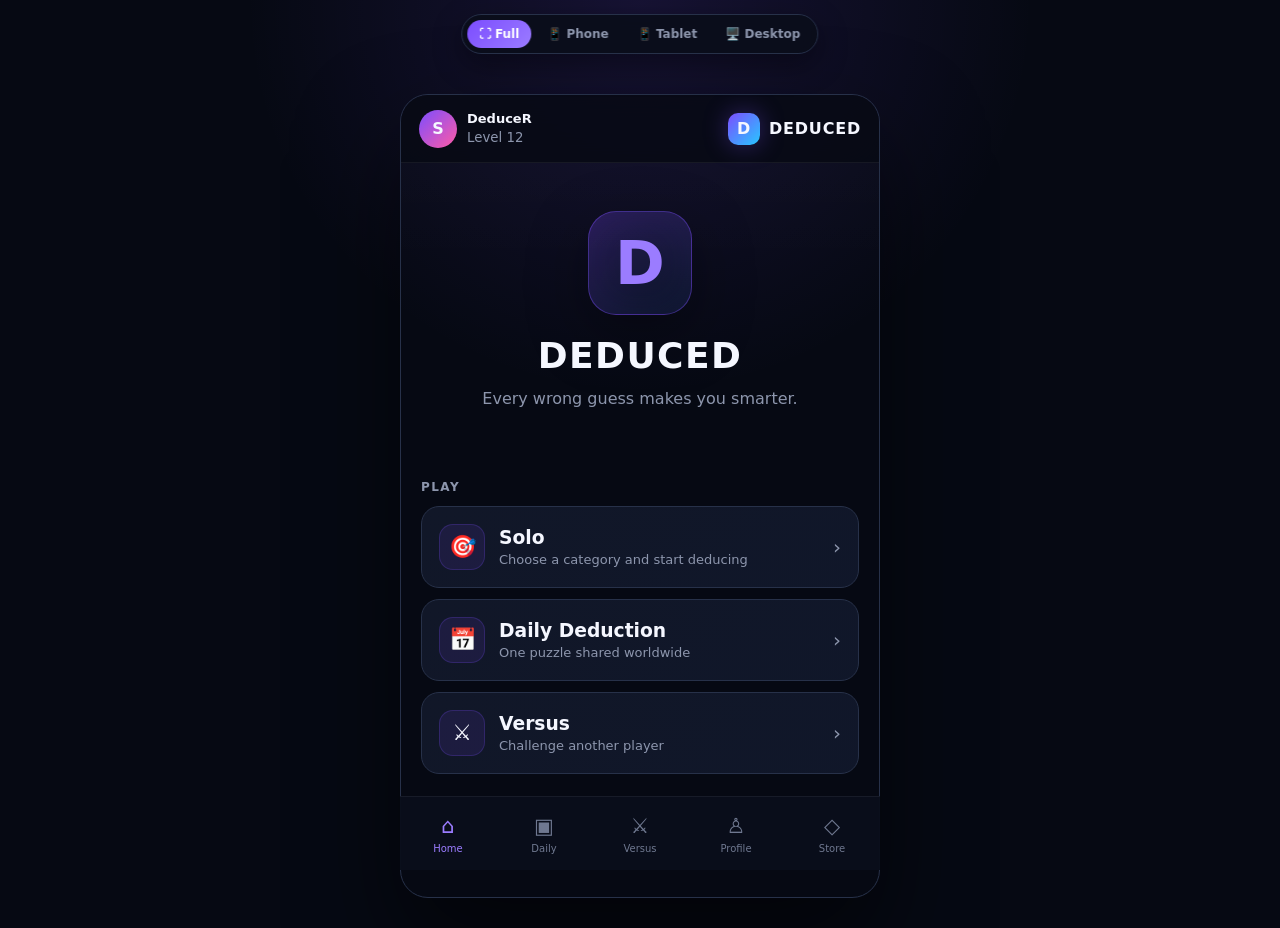
<file: apps/deduced-web/static/index.html>
<!DOCTYPE html>
<html lang="en">
<head>
<meta charset="UTF-8" />
<meta name="viewport" content="width=device-width, initial-scale=1.0" />
<title>DEDUCED</title>
<link rel="stylesheet" href="styles.css" />
</head>

<body>

<div class="device-switcher">
  <button class="device-btn active" data-device="full" onclick="setDevice('full', this)">⛶ Full</button>
  <button class="device-btn" data-device="phone" onclick="setDevice('phone', this)">📱 Phone</button>
  <button class="device-btn" data-device="tablet" onclick="setDevice('tablet', this)">📱 Tablet</button>
  <button class="device-btn" data-device="desktop" onclick="setDevice('desktop', this)">🖥️ Desktop</button>
</div>

<div class="device-stage" id="deviceStage">
<div class="device-scaler" id="deviceScaler">
<div class="device-frame" id="deviceFrame">
<div class="app">

  <!-- HOME -->
  <section id="home" class="screen active">

    <div class="topbar">

      <div class="user-mini">
        <div class="avatar">S</div>

        <div class="user-meta">
          <strong>DeduceR</strong>
          <small>Level 12</small>
        </div>
      </div>

      <div class="brand">
        <div class="brand-mark">D</div>
        DEDUCED
      </div>

    </div>

    <div class="hero">

      <div class="logo-big">D</div>

      <h1>DEDUCED</h1>

      <p>
        Every wrong guess makes you smarter.
      </p>

    </div>

    <div class="content">

      <div class="section-title">
        Play
      </div>

      <div class="mode-card" onclick="goToCategories()">

        <div class="mode-left">

          <div class="mode-icon">🎯</div>

          <div>
            <h3>Solo</h3>
            <p>Choose a category and start deducing</p>
          </div>

        </div>

        <div class="arrow">›</div>

      </div>

      <div class="mode-card" onclick="showScreen('daily')">

        <div class="mode-left">

          <div class="mode-icon">📅</div>

          <div>
            <h3>Daily Deduction</h3>
            <p>One puzzle shared worldwide</p>
          </div>

        </div>

        <div class="arrow">›</div>

      </div>

      <div class="mode-card" onclick="showScreen('versus')">

        <div class="mode-left">

          <div class="mode-icon">⚔️</div>

          <div>
            <h3>Versus</h3>
            <p>Challenge another player</p>
          </div>

        </div>

        <div class="arrow">›</div>

      </div>

    </div>

  </section>


  <!-- CATEGORIES -->
  <section id="categories" class="screen">

    <div class="topbar">

      <button class="icon-btn" onclick="showScreen('home')">←</button>

      <strong>Categories</strong>

      <div style="width:42px"></div>

    </div>

    <div class="content">

      <h2>What do you know?</h2>

      <p style="color:var(--muted)">
        Pick a category and test your deduction skills.
      </p>

      <div class="category-grid" id="categoryGrid">
        <!-- populated from /api/categories -->
      </div>

    </div>

  </section>


  <!-- GAME (streamlined single-screen loop) -->
  <section id="game" class="screen">

    <div class="topbar">

      <button class="icon-btn" onclick="exitGame()">←</button>

      <strong id="gameCategoryLabel">—</strong>

      <div id="gameHeartsLabel">❤️ 0</div>

    </div>

    <div class="game-shell">

      <div class="game-summary">
        <div class="game-summary-left">
          <div>
            <div class="round-label" id="gameRoundLabel">CARS</div>
            <strong style="font-size:16px">Make your guess</strong>
          </div>
        </div>
        <div id="attemptDots" class="attempts"></div>
      </div>

      <div class="image-wrap">
        <div id="wrongToast" class="feedback-toast">Not quite — clues added</div>
        <div id="imageCard" class="image-card">
          <div id="revealGrid" class="reveal-grid"></div>
        </div>
      </div>

      <div>
        <div class="reveal-inline">
          <div class="progress-track">
            <div id="revealFill" class="progress-fill" style="width:0%"></div>
          </div>
          <div id="revealCount" class="reveal-count">0/0</div>
        </div>

        <div id="knownPanel" class="known-panel">
          <div class="known-head">Known facts</div>
          <div id="knownChips" class="chips"></div>
        </div>
      </div>

      <div class="deduction-zone">
        <div class="deduction-head">
          <span>Your deductions</span>
          <small id="guessCounter">0 of 0 guesses</small>
        </div>
        <div id="guessHistory" class="guess-history">
          <div style="color:var(--muted);font-size:12px;padding:6px 2px">
            Your clues will build here after each guess.
          </div>
        </div>
      </div>

      <div class="guess-composer">
        <div id="autocomplete" class="autocomplete"></div>
        <div class="search-box">
          🔎
          <input id="guessInput" autocomplete="off" placeholder="Guess the answer..." />
          <button class="submit-mini" onclick="submitGuess()">Guess</button>
        </div>
        <div id="suggestions" class="suggestions"></div>
      </div>

    </div>

    <div id="resultOverlay" class="result-overlay">
      <div class="result-card">
        <div class="result-status" id="resultBadge">Solved</div>
        <h1 id="resultHeadline">DEDUCED!</h1>
        <p style="color:var(--muted);margin:0" id="resultSub">You figured it out.</p>

        <div class="answer-card">
          <div class="answer-logo" id="resultAnswerInitial">?</div>
          <h2 style="margin:0" id="resultAnswerName">—</h2>
        </div>

        <div class="stats-row">
          <div class="stat-box">
            <small>Attempts</small>
            <strong id="resultAttempts">0/0</strong>
          </div>

          <div class="stat-box">
            <small>Time</small>
            <strong id="resultTime">0:00</strong>
          </div>

          <div class="stat-box">
            <small>Score</small>
            <strong id="resultScore">0</strong>
          </div>
        </div>

        <button class="primary-btn" onclick="restartRound()">Next Round</button>
        <button class="secondary-btn" onclick="exitGame()">Change Category</button>
      </div>
    </div>

  </section>


  <!-- DAILY -->
  <section id="daily" class="screen">

    <div class="topbar">

      <button class="icon-btn" onclick="showScreen('home')">←</button>

      <strong>Daily Deduction</strong>

      <div>🔥 7</div>

    </div>

    <div class="content">

      <div class="daily-card">

        <div class="daily-icon">📅</div>

        <div class="section-title">August 12</div>

        <h1>Today's Deduction</h1>

        <p style="color:var(--muted);line-height:1.6">
          Everyone gets the same puzzle.
          Solve it in the fewest attempts.
        </p>

        <div class="streak">🔥 7 day streak</div>

        <button class="primary-btn" style="margin-top:25px" onclick="showScreen('home')">
          Play Today's Puzzle
        </button>

      </div>

      <div class="section-title">This Week</div>

      <div class="list-card">
        <span>Monday</span>
        <strong style="color:var(--green)">✓ 3/5</strong>
      </div>

      <div class="list-card">
        <span>Tuesday</span>
        <strong style="color:var(--green)">✓ 2/5</strong>
      </div>

      <div class="list-card">
        <span>Wednesday</span>
        <strong>Today</strong>
      </div>

    </div>

  </section>


  <!-- VERSUS -->
  <section id="versus" class="screen">

    <div class="topbar">

      <button class="icon-btn" onclick="showScreen('home')">←</button>

      <strong>Versus</strong>

      <div style="width:42px"></div>

    </div>

    <div class="content">

      <h2>Choose how to compete</h2>

      <p style="color:var(--muted)">
        Battle friends, bots or players online.
      </p>

      <div class="mode-card">
        <div class="mode-left">
          <div class="mode-icon">⚡</div>
          <div>
            <h3>Quick Match</h3>
            <p>Find an opponent</p>
          </div>
        </div>
        <div class="arrow">›</div>
      </div>

      <div class="mode-card">
        <div class="mode-left">
          <div class="mode-icon">🏆</div>
          <div>
            <h3>Ranked</h3>
            <p>Rating 1482 · Gold III</p>
          </div>
        </div>
        <div class="arrow">›</div>
      </div>

      <div class="mode-card">
        <div class="mode-left">
          <div class="mode-icon">🤖</div>
          <div>
            <h3>VS Computer</h3>
            <p>Available offline</p>
          </div>
        </div>
        <div class="arrow">›</div>
      </div>

    </div>

  </section>


  <!-- PROFILE -->
  <section id="profile" class="screen">

    <div class="topbar">

      <div style="width:42px"></div>

      <strong>Your Stats</strong>

      <button class="icon-btn">⚙</button>

    </div>

    <div class="content">

      <div class="profile-card">

        <div class="level-ring"><span>12</span></div>

        <div class="profile-info">

          <h3>DeduceR</h3>

          <small>Deduction Master</small>

          <div class="progress-track" style="margin-top:12px">
            <div class="progress-fill" style="width:58%"></div>
          </div>

        </div>

      </div>

      <div class="stats-row">

        <div class="stat-box">
          <small>Played</small>
          <strong>124</strong>
        </div>

        <div class="stat-box">
          <small>Won</small>
          <strong>98</strong>
        </div>

        <div class="stat-box">
          <small>Win rate</small>
          <strong>79%</strong>
        </div>

      </div>

      <div class="list-card">
        <span>🏅 Achievements</span>
        <span>12 / 30 ›</span>
      </div>

      <div class="list-card">
        <span>📊 Detailed Statistics</span>
        <span>›</span>
      </div>

    </div>

  </section>


  <!-- STORE -->
  <section id="store" class="screen">

    <div class="topbar">

      <div style="width:42px"></div>

      <strong>Store</strong>

      <div>💎 420</div>

    </div>

    <div class="content">

      <div class="store-banner">

        <div style="font-size:42px">✨</div>

        <h2>Deduced Premium</h2>

        <p style="color:#c2c8da;line-height:1.6">
          Remove ads, unlock additional
          offline content and customize
          your profile.
        </p>

        <button class="primary-btn">View Premium</button>

      </div>

      <div class="section-title">Themes</div>

      <div class="list-card">

        <div>

          <strong>Interface Palette</strong>

          <div class="theme-switcher">
            <button class="theme-dot purple" onclick="theme('purple')"></button>
            <button class="theme-dot blue" onclick="theme('blue')"></button>
            <button class="theme-dot green" onclick="theme('green')"></button>
            <button class="theme-dot orange" onclick="theme('orange')"></button>
            <button class="theme-dot gold" onclick="theme('gold')"></button>
            <button class="theme-dot teal" onclick="theme('teal')"></button>
          </div>

        </div>

      </div>

      <div class="section-title">Packs</div>

      <div class="mode-card">
        <div class="mode-left">
          <div class="mode-icon">🎮</div>
          <div>
            <h3>Gaming Pack</h3>
            <p>250 new puzzles</p>
          </div>
        </div>
        <strong>250 💎</strong>
      </div>

      <div class="mode-card">
        <div class="mode-left">
          <div class="mode-icon">⚽</div>
          <div>
            <h3>Football Pack</h3>
            <p>300 players and clubs</p>
          </div>
        </div>
        <strong>300 💎</strong>
      </div>

    </div>

  </section>


  <!-- NAVIGATION -->
  <nav class="bottom-nav" id="bottomNav">

    <button class="nav-btn active" onclick="nav('home',this)">
      <span>⌂</span>
      <span>Home</span>
    </button>

    <button class="nav-btn" onclick="nav('daily',this)">
      <span>▣</span>
      <span>Daily</span>
    </button>

    <button class="nav-btn" onclick="nav('versus',this)">
      <span>⚔</span>
      <span>Versus</span>
    </button>

    <button class="nav-btn" onclick="nav('profile',this)">
      <span>♙</span>
      <span>Profile</span>
    </button>

    <button class="nav-btn" onclick="nav('store',this)">
      <span>◇</span>
      <span>Store</span>
    </button>

  </nav>

</div>
</div>
</div>
</div>

<script src="app.js"></script>
</body>
</html>
</file>
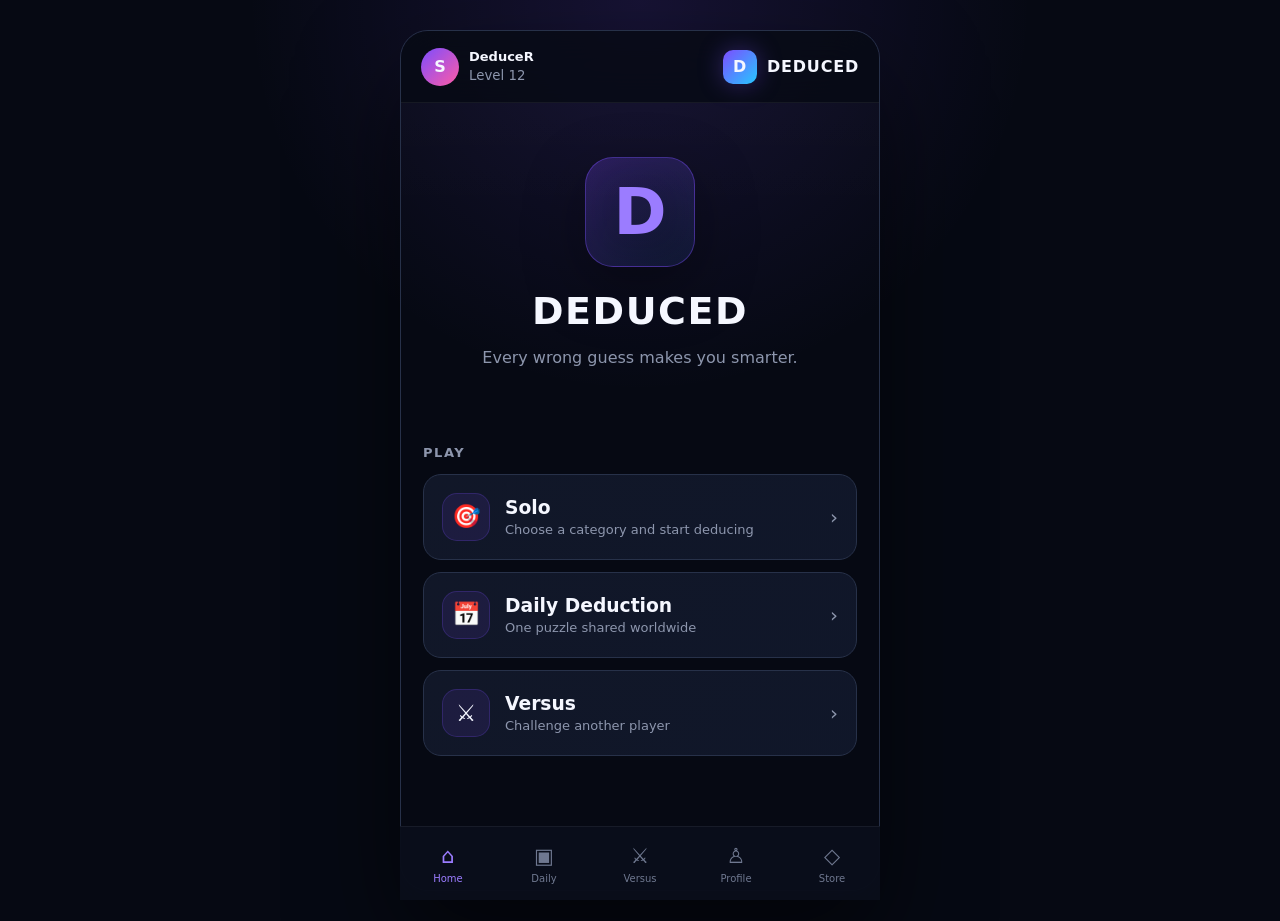
<file: examples/v1-deduced.html>
<!DOCTYPE html>
<html lang="en">
<head>
<meta charset="UTF-8" />
<meta name="viewport" content="width=device-width, initial-scale=1.0" />
<title>DEDUCED UI Prototype</title>

<style>
:root {
  --bg: #060913;
  --bg-soft: #0d1120;
  --panel: #111728;
  --panel-2: #161d31;
  --panel-3: #1c243a;

  --border: #273149;
  --border-light: #35415e;

  --text: #f5f7ff;
  --muted: #8d96ad;

  --primary: #7c4dff;
  --primary-light: #9b7cff;
  --primary-dark: #5128cf;

  --cyan: #27c7ff;
  --green: #39d98a;
  --red: #ff5864;
  --yellow: #ffbf47;
  --orange: #ff8c42;

  --radius: 18px;
  --radius-small: 12px;

  --shadow:
    0 18px 50px rgba(0, 0, 0, 0.35);
}

* {
  box-sizing: border-box;
}

body {
  margin: 0;
  background:
    radial-gradient(circle at 50% 0%, rgba(124,77,255,.14), transparent 35%),
    var(--bg);
  color: var(--text);
  font-family:
    Inter,
    ui-sans-serif,
    system-ui,
    -apple-system,
    BlinkMacSystemFont,
    "Segoe UI",
    sans-serif;
  min-height: 100vh;
}

button,
input {
  font: inherit;
}

button {
  cursor: pointer;
}

.app {
  width: min(100%, 480px);
  min-height: 100vh;
  margin: auto;
  position: relative;
  background:
    linear-gradient(
      180deg,
      rgba(255,255,255,.015),
      transparent 22%
    );
}

.screen {
  display: none;
  min-height: 100vh;
  padding-bottom: 100px;
}

.screen.active {
  display: block;
}

.content {
  padding: 22px;
}

.topbar {
  height: 72px;
  border-bottom: 1px solid rgba(255,255,255,.06);
  padding: 0 20px;
  display: flex;
  align-items: center;
  justify-content: space-between;

  background: rgba(7,10,20,.82);
  backdrop-filter: blur(20px);

  position: sticky;
  top: 0;
  z-index: 50;
}

.brand {
  display: flex;
  align-items: center;
  gap: 10px;
  font-weight: 800;
  letter-spacing: .05em;
}

.brand-mark {
  width: 34px;
  height: 34px;
  border-radius: 10px;
  display: grid;
  place-items: center;

  background:
    linear-gradient(135deg, var(--primary), var(--cyan));

  box-shadow:
    0 0 25px rgba(124,77,255,.35);

  font-weight: 900;
}

.icon-btn {
  border: 1px solid var(--border);
  color: var(--text);
  background: var(--panel);
  width: 42px;
  height: 42px;
  border-radius: 13px;
}

.user-mini {
  display: flex;
  align-items: center;
  gap: 10px;
}

.avatar {
  width: 38px;
  height: 38px;
  border-radius: 50%;
  display: grid;
  place-items: center;

  background:
    linear-gradient(135deg, #7c4dff, #ff5ba6);

  font-weight: 800;
}

.user-meta {
  line-height: 1.2;
}

.user-meta strong {
  display: block;
  font-size: 13px;
}

.user-meta small {
  color: var(--muted);
}

.hero {
  padding: 44px 22px 26px;
  text-align: center;
}

.logo-big {
  width: 110px;
  height: 110px;
  border-radius: 28px;
  margin: 10px auto 22px;

  display: grid;
  place-items: center;

  font-size: 64px;
  font-weight: 900;

  background:
    linear-gradient(
      145deg,
      rgba(124,77,255,.22),
      rgba(39,199,255,.06)
    );

  border: 1px solid rgba(124,77,255,.42);

  color: var(--primary-light);

  box-shadow:
    inset 0 0 40px rgba(124,77,255,.07),
    0 20px 60px rgba(0,0,0,.35);
}

.hero h1 {
  margin: 0;
  font-size: 38px;
  letter-spacing: .04em;
}

.hero p {
  margin: 12px auto 0;
  color: var(--muted);
  max-width: 340px;
  line-height: 1.6;
}

.section-title {
  margin: 26px 0 14px;
  font-size: 13px;
  color: var(--muted);
  text-transform: uppercase;
  letter-spacing: .12em;
  font-weight: 800;
}

.mode-card {
  padding: 18px;
  margin-bottom: 12px;

  background:
    linear-gradient(
      145deg,
      var(--panel),
      rgba(20,28,50,.72)
    );

  border: 1px solid var(--border);
  border-radius: var(--radius);

  display: flex;
  align-items: center;
  justify-content: space-between;

  transition: .2s ease;
}

.mode-card:hover {
  transform: translateY(-2px);
  border-color: rgba(124,77,255,.65);
}

.mode-left {
  display: flex;
  align-items: center;
  gap: 15px;
}

.mode-icon {
  width: 48px;
  height: 48px;
  border-radius: 15px;

  display: grid;
  place-items: center;

  font-size: 23px;

  background:
    rgba(124,77,255,.11);

  border:
    1px solid rgba(124,77,255,.22);
}

.mode-card h3 {
  margin: 0 0 4px;
}

.mode-card p {
  margin: 0;
  color: var(--muted);
  font-size: 13px;
}

.arrow {
  color: var(--muted);
  font-size: 20px;
}

.category-grid {
  display: grid;
  grid-template-columns: repeat(2, 1fr);
  gap: 12px;
}

.category-card {
  min-height: 145px;
  padding: 18px;

  background:
    linear-gradient(
      145deg,
      var(--panel),
      rgba(17,24,42,.8)
    );

  border: 1px solid var(--border);
  border-radius: var(--radius);

  position: relative;
  overflow: hidden;

  transition: .2s ease;
}

.category-card:hover {
  transform: translateY(-3px);
  border-color: rgba(124,77,255,.7);
}

.category-card .icon {
  font-size: 34px;
  margin-bottom: 22px;
}

.category-card h3 {
  margin: 0 0 4px;
}

.category-card small {
  color: var(--muted);
}

.category-card .progress-mini {
  height: 5px;
  background: #242c42;
  border-radius: 99px;
  margin-top: 13px;
  overflow: hidden;
}

.category-card .progress-mini span {
  display: block;
  height: 100%;
  width: 62%;
  border-radius: inherit;
  background:
    linear-gradient(
      90deg,
      var(--primary),
      var(--primary-light)
    );
}

.game-head {
  display: flex;
  justify-content: space-between;
  align-items: flex-start;
  margin-bottom: 18px;
}

.game-head h2 {
  margin: 0;
  font-size: 25px;
}

.game-meta {
  color: var(--muted);
  font-size: 13px;
}

.attempts {
  display: flex;
  gap: 8px;
  align-items: center;
}

.attempt-dot {
  width: 11px;
  height: 11px;
  border-radius: 50%;
  border: 2px solid #596178;
}

.attempt-dot.used {
  border-color: var(--primary-light);
  background: var(--primary);
  box-shadow:
    0 0 12px rgba(124,77,255,.7);
}

.image-card {
  height: 270px;
  border-radius: 22px;
  border: 1px solid var(--border);
  background:
    linear-gradient(
      135deg,
      #151029,
      #11182b
    );

  overflow: hidden;
  position: relative;

  display: grid;
  place-items: center;

  box-shadow: var(--shadow);
}

.reveal-grid {
  width: 100%;
  height: 100%;

  display: grid;
  grid-template-columns: repeat(6, 1fr);
  grid-template-rows: repeat(5, 1fr);
}

.reveal-grid div {
  background: rgba(124,77,255,.72);
  border: 1px solid rgba(0,0,0,.1);
}

.reveal-grid div:nth-child(3n) {
  opacity: .3;
}

.reveal-grid div:nth-child(4n) {
  opacity: .08;
}

.fake-logo {
  position: absolute;

  width: 125px;
  height: 95px;
  border: 10px solid white;
  border-radius: 22px;

  display: grid;
  place-items: center;

  font-weight: 900;
  font-size: 22px;

  color: white;
  background: rgba(0,0,0,.58);

  box-shadow: 0 0 40px rgba(0,0,0,.65);
}

.progress-block {
  margin: 14px 0 20px;
  padding: 14px 16px;

  background: var(--panel);
  border: 1px solid var(--border);
  border-radius: 14px;
}

.progress-label {
  display: flex;
  justify-content: space-between;
  margin-bottom: 10px;
  font-size: 12px;
}

.progress-track {
  height: 7px;
  border-radius: 99px;
  background: #252d43;
  overflow: hidden;
}

.progress-fill {
  height: 100%;
  width: 20%;
  border-radius: inherit;
  background:
    linear-gradient(
      90deg,
      var(--primary),
      var(--primary-light)
    );
}

.guess-card {
  background: var(--panel);
  border: 1px solid var(--border);
  border-radius: var(--radius);
  padding: 18px;
}

.guess-card h3 {
  margin: 0 0 13px;
  font-size: 15px;
}

.search-box {
  display: flex;
  align-items: center;
  gap: 10px;

  background: #0c1120;

  border: 1px solid var(--border);

  border-radius: 12px;

  padding: 13px 14px;
}

.search-box input {
  border: 0;
  outline: none;
  background: transparent;
  color: var(--text);
  flex: 1;
}

.search-box input::placeholder {
  color: #596178;
}

.quick-guesses {
  display: flex;
  flex-wrap: wrap;
  gap: 8px;
  margin-top: 14px;
}

.pill {
  border: 1px solid var(--border-light);
  background: var(--panel-2);
  color: #c6cadd;

  border-radius: 999px;

  padding: 8px 12px;

  font-size: 12px;
}

.pill:hover {
  border-color: var(--primary);
  color: white;
}

.primary-btn {
  width: 100%;
  border: 0;

  color: white;
  font-weight: 750;

  border-radius: 15px;

  padding: 16px;

  background:
    linear-gradient(
      135deg,
      var(--primary),
      var(--primary-light)
    );

  box-shadow:
    0 12px 30px rgba(124,77,255,.22);
}

.secondary-btn {
  width: 100%;
  margin-top: 10px;

  border: 1px solid var(--border-light);

  color: white;
  font-weight: 650;

  border-radius: 15px;

  padding: 15px;

  background: var(--panel);
}

.feedback-banner {
  text-align: center;
  margin: 8px 0 20px;
}

.feedback-status {
  display: inline-flex;
  align-items: center;

  border-radius: 999px;

  padding: 8px 14px;

  text-transform: uppercase;

  font-size: 12px;
  font-weight: 800;
  letter-spacing: .08em;
}

.feedback-status.bad {
  color: #ff7982;
  background: rgba(255,88,100,.1);
  border: 1px solid rgba(255,88,100,.22);
}

.feedback-status.good {
  color: #5ce5a3;
  background: rgba(57,217,138,.1);
  border: 1px solid rgba(57,217,138,.24);
}

.feedback-banner h2 {
  margin: 14px 0 4px;
}

.feedback-banner p {
  margin: 0;
  color: var(--muted);
}

.clue-card {
  padding: 16px;

  border-radius: 18px;
  border: 1px solid var(--border);

  background: var(--panel);
}

.clue-table-head,
.clue-row {
  display: grid;
  grid-template-columns:
    1.2fr
    .8fr
    .8fr
    40px;

  gap: 10px;
  align-items: center;
}

.clue-table-head {
  color: #69738d;
  font-size: 9px;
  font-weight: 800;
  text-transform: uppercase;
  padding: 0 10px 8px;
}

.clue-row {
  padding: 14px 10px;
  margin-top: 7px;

  background: var(--panel-2);

  border: 1px solid rgba(255,255,255,.03);

  border-radius: 12px;

  font-size: 12px;
}

.result-icon {
  width: 30px;
  height: 30px;

  display: grid;
  place-items: center;

  border-radius: 50%;

  font-weight: 900;
}

.result-icon.good {
  color: var(--green);
  background: rgba(57,217,138,.08);
}

.result-icon.bad {
  color: var(--red);
  background: rgba(255,88,100,.08);
}

.result-icon.higher {
  color: var(--yellow);
  background: rgba(255,191,71,.08);
}

.victory {
  text-align: center;
  padding-top: 28px;
}

.victory h1 {
  font-size: 40px;
  color: var(--green);
  margin: 10px 0 6px;
}

.answer-card {
  width: 190px;
  margin: 26px auto;

  padding: 24px;

  border-radius: 22px;

  border: 1px solid var(--border);

  background:
    linear-gradient(
      145deg,
      var(--panel),
      rgba(22,29,49,.8)
    );

  box-shadow: var(--shadow);
}

.answer-logo {
  width: 95px;
  height: 70px;
  border-radius: 18px;

  background: white;
  color: #111;

  display: grid;
  place-items: center;

  margin: auto auto 14px;

  font-weight: 900;
}

.stats-row {
  display: grid;
  grid-template-columns: repeat(3, 1fr);

  gap: 10px;
  margin: 18px 0;
}

.stat-box {
  padding: 16px 8px;

  background: var(--panel);
  border: 1px solid var(--border);
  border-radius: 14px;

  text-align: center;
}

.stat-box small {
  display: block;
  color: var(--muted);

  text-transform: uppercase;
  font-size: 9px;
}

.stat-box strong {
  display: block;
  margin-top: 7px;
  font-size: 20px;
}

.xp-card {
  text-align: left;

  background: var(--panel);
  border: 1px solid var(--border);

  border-radius: 16px;

  padding: 16px;
  margin: 16px 0;
}

.profile-card {
  padding: 20px;

  display: flex;
  align-items: center;

  gap: 16px;

  background: var(--panel);
  border: 1px solid var(--border);

  border-radius: 18px;
}

.level-ring {
  width: 68px;
  height: 68px;

  border-radius: 50%;

  display: grid;
  place-items: center;

  font-size: 22px;
  font-weight: 900;

  background:
    conic-gradient(
      var(--primary) 0 75%,
      #252d43 75%
    );

  position: relative;
}

.level-ring::after {
  content: "";
  position: absolute;
  inset: 7px;
  border-radius: inherit;
  background: var(--panel);
}

.level-ring span {
  position: relative;
  z-index: 1;
}

.profile-info {
  flex: 1;
}

.profile-info h3 {
  margin: 0 0 5px;
}

.profile-info small {
  color: var(--muted);
}

.list-card {
  margin-top: 12px;

  padding: 17px;

  background: var(--panel);
  border: 1px solid var(--border);

  border-radius: 16px;

  display: flex;
  justify-content: space-between;
  align-items: center;
}

.bottom-nav {
  width: min(100%,480px);

  height: 74px;

  position: fixed;
  bottom: 0;
  left: 50%;
  transform: translateX(-50%);

  z-index: 100;

  background: rgba(10,14,27,.94);
  backdrop-filter: blur(22px);

  border-top: 1px solid rgba(255,255,255,.06);

  display: grid;
  grid-template-columns: repeat(5, 1fr);
}

.nav-btn {
  border: 0;
  background: transparent;

  color: #6f7890;

  font-size: 10px;

  display: flex;
  flex-direction: column;

  gap: 5px;

  align-items: center;
  justify-content: center;
}

.nav-btn span:first-child {
  font-size: 21px;
}

.nav-btn.active {
  color: var(--primary-light);
}

.daily-card {
  border-radius: 22px;
  border: 1px solid rgba(124,77,255,.4);

  background:
    radial-gradient(
      circle at 50% 0%,
      rgba(124,77,255,.28),
      transparent 60%
    ),
    var(--panel);

  padding: 30px 22px;
  text-align: center;
}

.daily-icon {
  font-size: 52px;
}

.streak {
  display: inline-block;

  margin-top: 12px;

  border-radius: 99px;

  padding: 7px 12px;

  font-size: 12px;

  color: var(--yellow);

  background: rgba(255,191,71,.08);
}

.versus-player {
  display: flex;
  gap: 13px;
  align-items: center;

  padding: 16px;

  margin-bottom: 10px;

  border-radius: 16px;
  border: 1px solid var(--border);

  background: var(--panel);
}

.vs-badge {
  text-align: center;
  margin: 20px 0;

  font-size: 25px;
  font-weight: 900;

  color: var(--primary-light);
}

.store-banner {
  padding: 28px;

  border-radius: 22px;

  background:
    linear-gradient(
      135deg,
      rgba(124,77,255,.28),
      rgba(39,199,255,.12)
    );

  border: 1px solid rgba(124,77,255,.4);
}

.store-banner h2 {
  margin-top: 0;
}

.theme-switcher {
  display: flex;
  gap: 7px;

  flex-wrap: wrap;

  margin-top: 15px;
}

.theme-dot {
  width: 32px;
  height: 32px;

  border: 3px solid rgba(255,255,255,.16);

  border-radius: 50%;
}

.theme-dot.purple {
  background: #7c4dff;
}

.theme-dot.blue {
  background: #0287f2;
}

.theme-dot.green {
  background: #25b868;
}

.theme-dot.orange {
  background: #ff8a19;
}

.theme-dot.gold {
  background: #dca833;
}

.theme-dot.teal {
  background: #0ca6aa;
}

@media (min-width: 700px) {
  body {
    padding: 30px 0;
  }

  .app {
    min-height: calc(100vh - 60px);
    border-radius: 28px;
    overflow: hidden;
    border: 1px solid var(--border);
    box-shadow: 0 50px 100px rgba(0,0,0,.55);
  }

  .screen {
    min-height: calc(100vh - 60px);
  }
}
</style>
</head>

<body>

<div class="app">

  <!-- HOME -->
  <section id="home" class="screen active">

    <div class="topbar">

      <div class="user-mini">
        <div class="avatar">S</div>

        <div class="user-meta">
          <strong>DeduceR</strong>
          <small>Level 12</small>
        </div>
      </div>

      <div class="brand">
        <div class="brand-mark">D</div>
        DEDUCED
      </div>

    </div>

    <div class="hero">

      <div class="logo-big">D</div>

      <h1>DEDUCED</h1>

      <p>
        Every wrong guess makes you smarter.
      </p>

    </div>

    <div class="content">

      <div class="section-title">
        Play
      </div>

      <div class="mode-card"
           onclick="showScreen('categories')">

        <div class="mode-left">

          <div class="mode-icon">🎯</div>

          <div>
            <h3>Solo</h3>
            <p>Choose a category and start deducing</p>
          </div>

        </div>

        <div class="arrow">›</div>

      </div>

      <div class="mode-card"
           onclick="showScreen('daily')">

        <div class="mode-left">

          <div class="mode-icon">📅</div>

          <div>
            <h3>Daily Deduction</h3>
            <p>One puzzle shared worldwide</p>
          </div>

        </div>

        <div class="arrow">›</div>

      </div>

      <div class="mode-card"
           onclick="showScreen('versus')">

        <div class="mode-left">

          <div class="mode-icon">⚔️</div>

          <div>
            <h3>Versus</h3>
            <p>Challenge another player</p>
          </div>

        </div>

        <div class="arrow">›</div>

      </div>

    </div>

  </section>


  <!-- CATEGORIES -->
  <section id="categories" class="screen">

    <div class="topbar">

      <button class="icon-btn"
              onclick="showScreen('home')">
        ←
      </button>

      <strong>Categories</strong>

      <div style="width:42px"></div>

    </div>

    <div class="content">

      <h2>What do you know?</h2>

      <p style="color:var(--muted)">
        Pick a category and test your deduction skills.
      </p>

      <div class="category-grid">

        <div class="category-card"
             onclick="startGame('Cars')">

          <div class="icon">🚗</div>

          <h3>Cars</h3>
          <small>32 / 50 discovered</small>

          <div class="progress-mini">
            <span></span>
          </div>

        </div>

        <div class="category-card"
             onclick="startGame('Companies')">

          <div class="icon">🏢</div>

          <h3>Companies</h3>
          <small>28 / 50 discovered</small>

          <div class="progress-mini">
            <span style="width:56%"></span>
          </div>

        </div>

        <div class="category-card">

          <div class="icon">🌎</div>

          <h3>Countries</h3>
          <small>30 / 50 discovered</small>

          <div class="progress-mini">
            <span style="width:60%"></span>
          </div>

        </div>

        <div class="category-card">

          <div class="icon">🎬</div>

          <h3>Movies</h3>
          <small>24 / 50 discovered</small>

          <div class="progress-mini">
            <span style="width:48%"></span>
          </div>

        </div>

        <div class="category-card">

          <div class="icon">⚽</div>

          <h3>Football</h3>
          <small>26 / 50 discovered</small>

          <div class="progress-mini">
            <span style="width:52%"></span>
          </div>

        </div>

        <div class="category-card">

          <div class="icon">🎮</div>

          <h3>Games</h3>
          <small>22 / 50 discovered</small>

          <div class="progress-mini">
            <span style="width:44%"></span>
          </div>

        </div>

      </div>

    </div>

  </section>


  <!-- GAME -->
  <section id="game" class="screen">

    <div class="topbar">

      <button class="icon-btn"
              onclick="showScreen('categories')">
        ←
      </button>

      <strong id="gameCategory">
        🚗 Cars
      </strong>

      <div>❤️ 3</div>

    </div>

    <div class="content">

      <div class="game-head">

        <div>

          <div class="game-meta">
            ROUND 1 / 5
          </div>

          <h2>
            Deduce the brand
          </h2>

        </div>

        <div class="attempts">

          <div class="attempt-dot used"></div>
          <div class="attempt-dot"></div>
          <div class="attempt-dot"></div>
          <div class="attempt-dot"></div>
          <div class="attempt-dot"></div>

        </div>

      </div>

      <div class="image-card">

        <div class="reveal-grid">

          <div></div><div></div><div></div>
          <div></div><div></div><div></div>

          <div></div><div></div><div></div>
          <div></div><div></div><div></div>

          <div></div><div></div><div></div>
          <div></div><div></div><div></div>

          <div></div><div></div><div></div>
          <div></div><div></div><div></div>

          <div></div><div></div><div></div>
          <div></div><div></div><div></div>

        </div>

        <div class="fake-logo">
          H
        </div>

      </div>

      <div class="progress-block">

        <div class="progress-label">

          <span>REVEAL PROGRESS</span>

          <strong style="color:var(--primary-light)">
            1 / 5
          </strong>

        </div>

        <div class="progress-track">

          <div class="progress-fill"></div>

        </div>

      </div>

      <div class="guess-card">

        <h3>Make a guess</h3>

        <div class="search-box">

          🔎

          <input
            id="guessInput"
            placeholder="Search for a car brand..."
          >

        </div>

        <div class="section-title"
             style="margin-top:15px">
          Popular guesses
        </div>

        <div class="quick-guesses">

          <button class="pill"
                  onclick="setGuess('Toyota')">
            Toyota
          </button>

          <button class="pill"
                  onclick="setGuess('BMW')">
            BMW
          </button>

          <button class="pill"
                  onclick="setGuess('Ford')">
            Ford
          </button>

          <button class="pill"
                  onclick="setGuess('Honda')">
            Honda
          </button>

          <button class="pill"
                  onclick="setGuess('Tesla')">
            Tesla
          </button>

          <button class="pill"
                  onclick="setGuess('Volvo')">
            Volvo
          </button>

        </div>

        <button
          class="primary-btn"
          style="margin-top:18px"
          onclick="submitGuess()">

          Submit Guess

        </button>

      </div>

    </div>

  </section>


  <!-- WRONG GUESS -->
  <section id="feedback" class="screen">

    <div class="topbar">

      <button class="icon-btn"
              onclick="showScreen('game')">
        ←
      </button>

      <strong>🚗 Cars</strong>

      <div>❤️ 3</div>

    </div>

    <div class="content">

      <div class="feedback-banner">

        <div class="feedback-status bad">
          Incorrect
        </div>

        <h2>
          Good deduction.
        </h2>

        <p>
          You guessed:
          <strong id="guessedName">
            Volvo
          </strong>
        </p>

      </div>

      <div class="section-title">
        Clues
      </div>

      <div class="clue-card">

        <div class="clue-table-head">

          <div>Attribute</div>
          <div>Your guess</div>
          <div>Answer</div>
          <div>Result</div>

        </div>

        <div class="clue-row">

          <strong>Country</strong>
          <span>Sweden</span>
          <span>Japan</span>

          <div class="result-icon bad">
            ×
          </div>

        </div>

        <div class="clue-row">

          <strong>Founded</strong>
          <span>1927</span>
          <span>1948</span>

          <div class="result-icon higher">
            ↑
          </div>

        </div>

        <div class="clue-row">

          <strong>Name Length</strong>
          <span>5</span>
          <span>5</span>

          <div class="result-icon good">
            =
          </div>

        </div>

        <div class="clue-row">

          <strong>Industry</strong>
          <span>Auto</span>
          <span>Auto</span>

          <div class="result-icon good">
            =
          </div>

        </div>

        <div class="clue-row">

          <strong>Color</strong>
          <span>Blue</span>
          <span>Red</span>

          <div class="result-icon bad">
            ×
          </div>

        </div>

      </div>

      <div class="progress-block"
           style="margin-top:18px">

        <div class="progress-label">

          <span>REVEAL PROGRESS</span>

          <strong style="color:var(--primary-light)">
            2 / 5
          </strong>

        </div>

        <div class="progress-track">

          <div
            class="progress-fill"
            style="width:40%">
          </div>

        </div>

      </div>

      <button class="primary-btn"
              onclick="showScreen('game')">

        Next Guess

      </button>

      <button class="secondary-btn"
              onclick="showScreen('victory')">

        Demo Victory Screen

      </button>

    </div>

  </section>


  <!-- VICTORY -->
  <section id="victory" class="screen">

    <div class="topbar">

      <button class="icon-btn"
              onclick="showScreen('home')">
        ×
      </button>

      <strong>Round Complete</strong>

      <div style="width:42px"></div>

    </div>

    <div class="content victory">

      <div class="feedback-status good">
        Solved
      </div>

      <h1>
        DEDUCED!
      </h1>

      <p style="color:var(--muted)">
        You figured it out.
      </p>

      <div class="answer-card">

        <div class="answer-logo">
          H
        </div>

        <h2 style="margin:0">
          Honda
        </h2>

      </div>

      <div class="stats-row">

        <div class="stat-box">

          <small>Attempts</small>

          <strong>
            3/5
          </strong>

        </div>

        <div class="stat-box">

          <small>Time</small>

          <strong>
            1:24
          </strong>

        </div>

        <div class="stat-box">

          <small>Score</small>

          <strong>
            750
          </strong>

        </div>

      </div>

      <div class="xp-card">

        <div style="
          display:flex;
          justify-content:space-between;
        ">

          <strong>XP Earned</strong>

          <strong style="color:var(--green)">
            +75 XP
          </strong>

        </div>

        <div class="progress-track"
             style="margin-top:13px">

          <div
            class="progress-fill"
            style="width:58%">
          </div>

        </div>

        <small
          style="
            color:var(--muted);
            display:block;
            margin-top:8px
          ">

          Level 12 · 860 / 1500 XP

        </small>

      </div>

      <button class="primary-btn"
              onclick="showScreen('game')">

        Next Round

      </button>

      <button class="secondary-btn"
              onclick="showScreen('categories')">

        Change Category

      </button>

    </div>

  </section>


  <!-- DAILY -->
  <section id="daily" class="screen">

    <div class="topbar">

      <button class="icon-btn"
              onclick="showScreen('home')">
        ←
      </button>

      <strong>Daily Deduction</strong>

      <div>🔥 7</div>

    </div>

    <div class="content">

      <div class="daily-card">

        <div class="daily-icon">
          📅
        </div>

        <div class="section-title">
          August 12
        </div>

        <h1>
          Today's Deduction
        </h1>

        <p style="
          color:var(--muted);
          line-height:1.6
        ">

          Everyone gets the same puzzle.
          Solve it in the fewest attempts.

        </p>

        <div class="streak">
          🔥 7 day streak
        </div>

        <button
          class="primary-btn"
          style="margin-top:25px"
          onclick="startGame('Companies')">

          Play Today's Puzzle

        </button>

      </div>

      <div class="section-title">
        This Week
      </div>

      <div class="list-card">
        <span>Monday</span>
        <strong style="color:var(--green)">
          ✓ 3/5
        </strong>
      </div>

      <div class="list-card">
        <span>Tuesday</span>
        <strong style="color:var(--green)">
          ✓ 2/5
        </strong>
      </div>

      <div class="list-card">
        <span>Wednesday</span>
        <strong>
          Today
        </strong>
      </div>

    </div>

  </section>


  <!-- VERSUS -->
  <section id="versus" class="screen">

    <div class="topbar">

      <button class="icon-btn"
              onclick="showScreen('home')">
        ←
      </button>

      <strong>Versus</strong>

      <div style="width:42px"></div>

    </div>

    <div class="content">

      <h2>
        Choose how to compete
      </h2>

      <p style="color:var(--muted)">
        Battle friends, bots or players online.
      </p>

      <div class="mode-card">

        <div class="mode-left">

          <div class="mode-icon">
            ⚡
          </div>

          <div>
            <h3>Quick Match</h3>
            <p>Find an opponent</p>
          </div>

        </div>

        <div class="arrow">
          ›
        </div>

      </div>

      <div class="mode-card">

        <div class="mode-left">

          <div class="mode-icon">
            🏆
          </div>

          <div>
            <h3>Ranked</h3>
            <p>Rating 1482 · Gold III</p>
          </div>

        </div>

        <div class="arrow">
          ›
        </div>

      </div>

      <div class="mode-card">

        <div class="mode-left">

          <div class="mode-icon">
            👥
          </div>

          <div>
            <h3>Private Room</h3>
            <p>Create or join a room code</p>
          </div>

        </div>

        <div class="arrow">
          ›
        </div>

      </div>

      <div class="mode-card">

        <div class="mode-left">

          <div class="mode-icon">
            🤖
          </div>

          <div>
            <h3>VS Computer</h3>
            <p>Available offline</p>
          </div>

        </div>

        <div class="arrow">
          ›
        </div>

      </div>

      <div class="section-title">
        Example matchup
      </div>

      <div class="versus-player">

        <div class="avatar">
          S
        </div>

        <div style="flex:1">

          <strong>You</strong>

          <div style="
            color:var(--muted);
            font-size:12px
          ">
            Rating 1482
          </div>

        </div>

        <strong style="color:var(--green)">
          READY
        </strong>

      </div>

      <div class="vs-badge">
        VS
      </div>

      <div class="versus-player">

        <div class="avatar">
          A
        </div>

        <div style="flex:1">

          <strong>Opponent</strong>

          <div style="
            color:var(--muted);
            font-size:12px
          ">
            Rating 1510
          </div>

        </div>

        <strong style="color:var(--yellow)">
          SEARCHING
        </strong>

      </div>

    </div>

  </section>


  <!-- PROFILE -->
  <section id="profile" class="screen">

    <div class="topbar">

      <div style="width:42px"></div>

      <strong>Your Stats</strong>

      <button class="icon-btn">
        ⚙
      </button>

    </div>

    <div class="content">

      <div class="profile-card">

        <div class="level-ring">
          <span>12</span>
        </div>

        <div class="profile-info">

          <h3>DeduceR</h3>

          <small>
            Deduction Master
          </small>

          <div class="progress-track"
               style="margin-top:12px">

            <div
              class="progress-fill"
              style="width:58%">
            </div>

          </div>

        </div>

      </div>

      <div class="stats-row">

        <div class="stat-box">

          <small>Played</small>

          <strong>124</strong>

        </div>

        <div class="stat-box">

          <small>Won</small>

          <strong>98</strong>

        </div>

        <div class="stat-box">

          <small>Win rate</small>

          <strong>79%</strong>

        </div>

      </div>

      <div class="section-title">
        Mastery
      </div>

      <div class="list-card">

        <div>
          <strong>🚗 Cars</strong>
          <div style="
            color:var(--muted);
            font-size:12px;
            margin-top:4px
          ">
            Best category
          </div>
        </div>

        <strong>
          87%
        </strong>

      </div>

      <div class="list-card">

        <div>
          <strong>🌎 Geography</strong>
          <div style="
            color:var(--muted);
            font-size:12px;
            margin-top:4px
          ">
            1640 rating
          </div>
        </div>

        <strong>
          81%
        </strong>

      </div>

      <div class="list-card">

        <div>
          <strong>🎬 Movies</strong>
          <div style="
            color:var(--muted);
            font-size:12px;
            margin-top:4px
          ">
            Keep practicing
          </div>
        </div>

        <strong>
          62%
        </strong>

      </div>

      <div class="section-title">
        Streaks
      </div>

      <div class="stats-row">

        <div class="stat-box">
          <small>Current</small>
          <strong>🔥 7</strong>
        </div>

        <div class="stat-box">
          <small>Best</small>
          <strong>👑 15</strong>
        </div>

        <div class="stat-box">
          <small>Perfect</small>
          <strong>⚡ 21</strong>
        </div>

      </div>

      <div class="list-card">
        <span>🏅 Achievements</span>
        <span>12 / 30 ›</span>
      </div>

      <div class="list-card">
        <span>📊 Detailed Statistics</span>
        <span>›</span>
      </div>

    </div>

  </section>


  <!-- STORE -->
  <section id="store" class="screen">

    <div class="topbar">

      <div style="width:42px"></div>

      <strong>Store</strong>

      <div>💎 420</div>

    </div>

    <div class="content">

      <div class="store-banner">

        <div style="font-size:42px">
          ✨
        </div>

        <h2>
          Deduced Premium
        </h2>

        <p style="
          color:#c2c8da;
          line-height:1.6
        ">

          Remove ads, unlock additional
          offline content and customize
          your profile.

        </p>

        <button class="primary-btn">
          View Premium
        </button>

      </div>

      <div class="section-title">
        Themes
      </div>

      <div class="list-card">

        <div>

          <strong>
            Interface Palette
          </strong>

          <div class="theme-switcher">

            <button
              class="theme-dot purple"
              onclick="theme('purple')">
            </button>

            <button
              class="theme-dot blue"
              onclick="theme('blue')">
            </button>

            <button
              class="theme-dot green"
              onclick="theme('green')">
            </button>

            <button
              class="theme-dot orange"
              onclick="theme('orange')">
            </button>

            <button
              class="theme-dot gold"
              onclick="theme('gold')">
            </button>

            <button
              class="theme-dot teal"
              onclick="theme('teal')">
            </button>

          </div>

        </div>

      </div>

      <div class="section-title">
        Packs
      </div>

      <div class="mode-card">

        <div class="mode-left">

          <div class="mode-icon">
            🎮
          </div>

          <div>
            <h3>Gaming Pack</h3>
            <p>250 new puzzles</p>
          </div>

        </div>

        <strong>
          250 💎
        </strong>

      </div>

      <div class="mode-card">

        <div class="mode-left">

          <div class="mode-icon">
            ⚽
          </div>

          <div>
            <h3>Football Pack</h3>
            <p>300 players and clubs</p>
          </div>

        </div>

        <strong>
          300 💎
        </strong>

      </div>

    </div>

  </section>


  <!-- NAVIGATION -->
  <nav class="bottom-nav">

    <button class="nav-btn active"
            onclick="nav('home',this)">

      <span>⌂</span>
      <span>Home</span>

    </button>

    <button class="nav-btn"
            onclick="nav('daily',this)">

      <span>▣</span>
      <span>Daily</span>

    </button>

    <button class="nav-btn"
            onclick="nav('versus',this)">

      <span>⚔</span>
      <span>Versus</span>

    </button>

    <button class="nav-btn"
            onclick="nav('profile',this)">

      <span>♙</span>
      <span>Profile</span>

    </button>

    <button class="nav-btn"
            onclick="nav('store',this)">

      <span>◇</span>
      <span>Store</span>

    </button>

  </nav>

</div>


<script>

function showScreen(id) {

  document
    .querySelectorAll('.screen')
    .forEach(screen => {
      screen.classList.remove('active');
    });

  document
    .getElementById(id)
    .classList.add('active');

  window.scrollTo(0,0);

}


function nav(id, button) {

  showScreen(id);

  document
    .querySelectorAll('.nav-btn')
    .forEach(btn => {
      btn.classList.remove('active');
    });

  button.classList.add('active');

}


function startGame(category) {

  document.getElementById(
    'gameCategory'
  ).textContent =
    category === 'Cars'
    ? '🚗 Cars'
    : '🏢 ' + category;

  showScreen('game');

}


function setGuess(name) {

  document.getElementById(
    'guessInput'
  ).value = name;

}


function submitGuess() {

  const input =
    document
      .getElementById('guessInput')
      .value
      .trim();

  if (!input) {
    return;
  }

  if (
    input.toLowerCase()
    === 'honda'
  ) {

    showScreen('victory');

  } else {

    document
      .getElementById(
        'guessedName'
      )
      .textContent = input;

    showScreen('feedback');

  }

}


const themes = {

  purple: {
    primary: '#7c4dff',
    light: '#9b7cff',
    dark: '#5128cf'
  },

  blue: {
    primary: '#078eea',
    light: '#29b7ff',
    dark: '#045aa4'
  },

  green: {
    primary: '#20aa61',
    light: '#45d784',
    dark: '#126f40'
  },

  orange: {
    primary: '#f47c16',
    light: '#ffa33f',
    dark: '#a74c09'
  },

  gold: {
    primary: '#c9982f',
    light: '#efc55a',
    dark: '#805d15'
  },

  teal: {
    primary: '#0f969c',
    light: '#31c9cb',
    dark: '#075d64'
  }

};


function theme(name) {

  const t = themes[name];

  if (!t) return;

  const root =
    document.documentElement;

  root.style.setProperty(
    '--primary',
    t.primary
  );

  root.style.setProperty(
    '--primary-light',
    t.light
  );

  root.style.setProperty(
    '--primary-dark',
    t.dark
  );

}

</script>

</body>
</html>
</file>
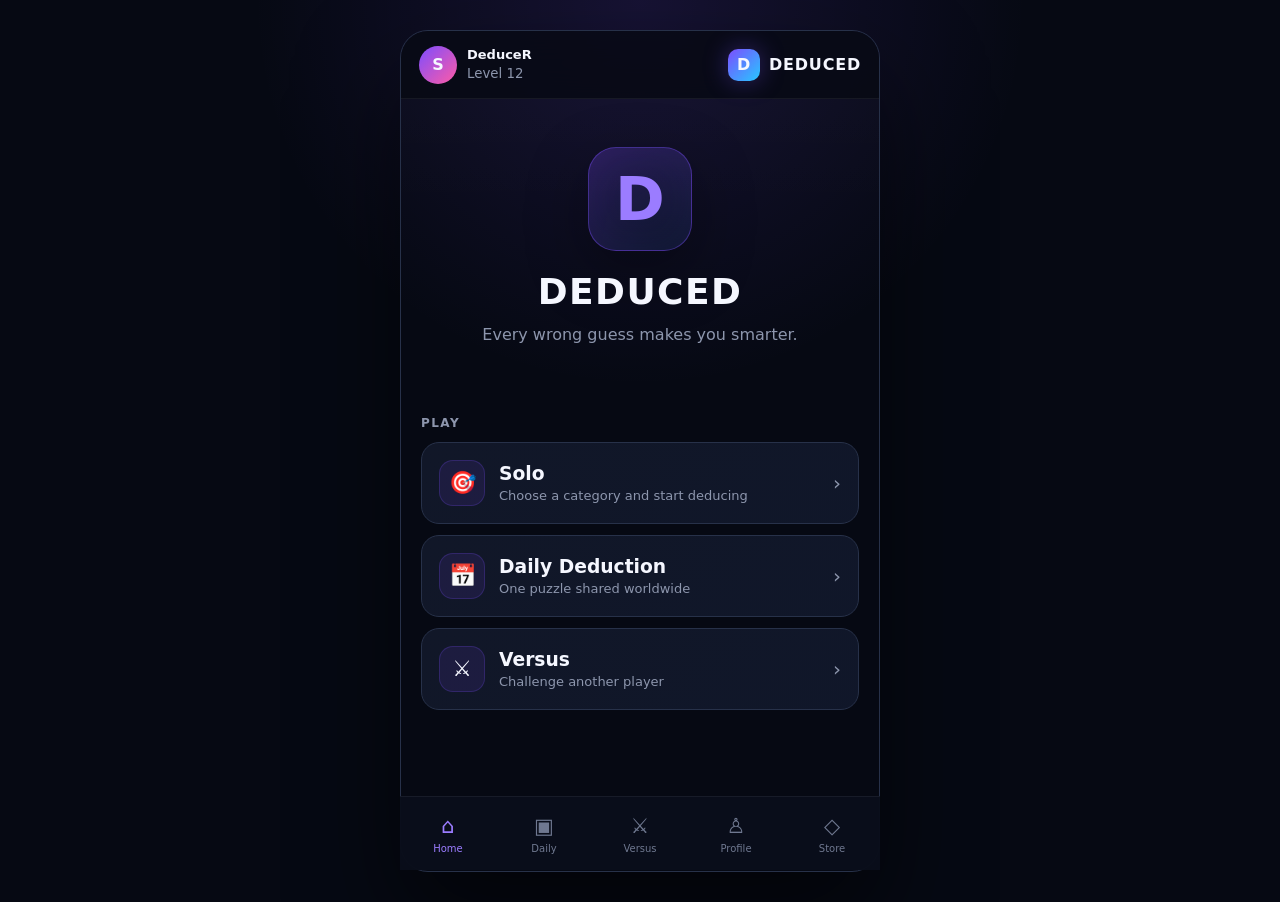
<file: examples/v2-deduced.html>
<!DOCTYPE html>
<html lang="en">
<head>
<meta charset="UTF-8" />
<meta name="viewport" content="width=device-width, initial-scale=1.0" />
<title>DEDUCED – Streamlined UI Prototype</title>
<style>
:root{
  --bg:#060913;--bg-soft:#0d1120;--panel:#111728;--panel-2:#161d31;--panel-3:#1c243a;
  --border:#273149;--border-light:#35415e;--text:#f5f7ff;--muted:#8d96ad;
  --primary:#7c4dff;--primary-light:#9b7cff;--primary-dark:#5128cf;
  --cyan:#27c7ff;--green:#39d98a;--red:#ff5864;--yellow:#ffbf47;--orange:#ff8c42;
  --radius:18px;--shadow:0 18px 50px rgba(0,0,0,.35)
}
*{box-sizing:border-box}
body{margin:0;background:radial-gradient(circle at 50% 0%,rgba(124,77,255,.14),transparent 35%),var(--bg);color:var(--text);font-family:Inter,ui-sans-serif,system-ui,-apple-system,BlinkMacSystemFont,"Segoe UI",sans-serif;min-height:100vh}
button,input{font:inherit}button{cursor:pointer}
.app{width:min(100%,480px);min-height:100vh;margin:auto;position:relative;background:linear-gradient(180deg,rgba(255,255,255,.015),transparent 22%)}
.screen{display:none;min-height:100vh;padding-bottom:92px}.screen.active{display:block}.content{padding:20px}
.topbar{height:68px;border-bottom:1px solid rgba(255,255,255,.06);padding:0 18px;display:flex;align-items:center;justify-content:space-between;background:rgba(7,10,20,.86);backdrop-filter:blur(20px);position:sticky;top:0;z-index:50}
.brand,.user-mini,.mode-left{display:flex;align-items:center}.brand{gap:9px;font-weight:800;letter-spacing:.05em}.brand-mark{width:32px;height:32px;border-radius:10px;display:grid;place-items:center;background:linear-gradient(135deg,var(--primary),var(--cyan));box-shadow:0 0 25px rgba(124,77,255,.35);font-weight:900}
.icon-btn{border:1px solid var(--border);color:var(--text);background:var(--panel);width:40px;height:40px;border-radius:12px}.user-mini{gap:10px}.avatar{width:38px;height:38px;border-radius:50%;display:grid;place-items:center;background:linear-gradient(135deg,#7c4dff,#ff5ba6);font-weight:800}.user-meta{line-height:1.2}.user-meta strong{display:block;font-size:13px}.user-meta small{color:var(--muted)}
.hero{padding:40px 22px 24px;text-align:center}.logo-big{width:104px;height:104px;border-radius:28px;margin:8px auto 20px;display:grid;place-items:center;font-size:60px;font-weight:900;background:linear-gradient(145deg,rgba(124,77,255,.22),rgba(39,199,255,.06));border:1px solid rgba(124,77,255,.42);color:var(--primary-light);box-shadow:inset 0 0 40px rgba(124,77,255,.07),0 20px 60px rgba(0,0,0,.35)}.hero h1{margin:0;font-size:36px;letter-spacing:.04em}.hero p{margin:10px auto 0;color:var(--muted);max-width:340px;line-height:1.6}
.section-title{margin:24px 0 12px;font-size:12px;color:var(--muted);text-transform:uppercase;letter-spacing:.12em;font-weight:800}
.mode-card{padding:17px;margin-bottom:11px;background:linear-gradient(145deg,var(--panel),rgba(20,28,50,.72));border:1px solid var(--border);border-radius:var(--radius);display:flex;align-items:center;justify-content:space-between;transition:.2s}.mode-card:hover{transform:translateY(-2px);border-color:rgba(124,77,255,.65)}.mode-left{gap:14px}.mode-icon{width:46px;height:46px;border-radius:14px;display:grid;place-items:center;font-size:22px;background:rgba(124,77,255,.11);border:1px solid rgba(124,77,255,.22)}.mode-card h3{margin:0 0 4px}.mode-card p{margin:0;color:var(--muted);font-size:13px}.arrow{color:var(--muted);font-size:20px}
.category-grid{display:grid;grid-template-columns:repeat(2,1fr);gap:12px}.category-card{min-height:138px;padding:17px;background:linear-gradient(145deg,var(--panel),rgba(17,24,42,.8));border:1px solid var(--border);border-radius:var(--radius);transition:.2s}.category-card:hover{transform:translateY(-3px);border-color:rgba(124,77,255,.7)}.category-card .icon{font-size:32px;margin-bottom:18px}.category-card h3{margin:0 0 4px}.category-card small{color:var(--muted)}.progress-mini{height:5px;background:#242c42;border-radius:99px;margin-top:12px;overflow:hidden}.progress-mini span{display:block;height:100%;border-radius:inherit;background:linear-gradient(90deg,var(--primary),var(--primary-light))}
/* STREAMLINED GAME */
#game{padding-bottom:0}.game-shell{height:calc(100vh - 68px);padding:14px 16px 16px;display:grid;grid-template-rows:auto auto auto 1fr auto;gap:10px;overflow:hidden}.game-summary{display:flex;align-items:center;justify-content:space-between}.game-summary-left{display:flex;align-items:center;gap:10px}.round-label{font-size:11px;color:var(--muted);font-weight:800;letter-spacing:.08em;text-transform:uppercase}.attempts{display:flex;gap:7px;align-items:center}.attempt-dot{width:10px;height:10px;border-radius:50%;border:2px solid #596178}.attempt-dot.used{border-color:var(--primary-light);background:var(--primary);box-shadow:0 0 12px rgba(124,77,255,.7)}
.image-wrap{position:relative}.image-card{height:246px;border-radius:20px;border:1px solid var(--border);background:linear-gradient(135deg,#151029,#11182b);overflow:hidden;display:grid;place-items:center;box-shadow:var(--shadow);transition:height .28s ease}.image-card.shrink-1{height:220px}.image-card.shrink-2{height:198px}.image-card.shrink-3{height:178px}.image-card.shrink-4{height:160px}.reveal-grid{position:absolute;inset:0;display:grid;grid-template-columns:repeat(6,1fr);grid-template-rows:repeat(5,1fr)}.reveal-grid div{background:rgba(124,77,255,.82);border:1px solid rgba(0,0,0,.1);transition:opacity .25s ease}.fake-logo{position:relative;z-index:2;width:120px;height:88px;border:9px solid #fff;border-radius:22px;display:grid;place-items:center;font-weight:900;font-size:24px;background:rgba(0,0,0,.58);box-shadow:0 0 40px rgba(0,0,0,.65)}
.reveal-inline{display:flex;align-items:center;gap:10px}.progress-track{height:6px;border-radius:99px;background:#252d43;overflow:hidden;flex:1}.progress-fill{height:100%;border-radius:inherit;background:linear-gradient(90deg,var(--primary),var(--primary-light));transition:width .25s ease}.reveal-count{font-size:11px;color:var(--primary-light);font-weight:800;min-width:30px;text-align:right}
.known-panel{display:none;background:linear-gradient(145deg,rgba(124,77,255,.07),rgba(17,23,40,.85));border:1px solid rgba(124,77,255,.22);border-radius:14px;padding:10px}.known-panel.visible{display:block}.known-head{font-size:10px;color:var(--muted);font-weight:800;letter-spacing:.12em;text-transform:uppercase;margin-bottom:8px}.chips{display:flex;flex-wrap:wrap;gap:6px}.clue-chip{display:inline-flex;align-items:center;gap:5px;border-radius:999px;padding:6px 9px;background:var(--panel-2);border:1px solid var(--border);font-size:11px;white-space:nowrap}.clue-chip.good{color:#b9f7d5;border-color:rgba(57,217,138,.28);background:rgba(57,217,138,.08)}.clue-chip.bad{color:#ffb1b7;border-color:rgba(255,88,100,.22);background:rgba(255,88,100,.07)}.clue-chip.higher,.clue-chip.lower{color:#ffe2a7;border-color:rgba(255,191,71,.28);background:rgba(255,191,71,.08)}
.deduction-zone{min-height:0;overflow:hidden;display:flex;flex-direction:column}.deduction-head{display:flex;align-items:center;justify-content:space-between;margin-bottom:7px}.deduction-head span:first-child{font-size:11px;color:var(--muted);font-weight:800;letter-spacing:.1em;text-transform:uppercase}.deduction-head small{color:var(--muted)}.guess-history{min-height:0;display:flex;flex-direction:column;gap:7px;overflow:hidden}.guess-entry{border:1px solid var(--border);background:var(--panel);border-radius:13px;padding:9px 10px;animation:popIn .22s ease}.guess-entry.latest{border-color:rgba(124,77,255,.4);background:linear-gradient(145deg,rgba(124,77,255,.08),var(--panel))}.guess-entry.compact{padding:8px 10px}.guess-row{display:flex;align-items:center;justify-content:space-between;gap:8px}.guess-name{font-size:12px;font-weight:850;letter-spacing:.03em}.guess-result{font-size:11px;color:var(--red);font-weight:800}.guess-chips{margin-top:7px;display:flex;gap:5px;flex-wrap:wrap}.guess-entry.compact .guess-chips{margin-top:5px}.guess-entry.compact .clue-chip{padding:4px 7px;font-size:10px}.guess-entry.compact .guess-chips .clue-chip:nth-child(n+4){display:none}
.guess-composer{position:relative}.search-box{display:flex;align-items:center;gap:10px;background:#0c1120;border:1px solid var(--border);border-radius:13px;padding:12px 13px;box-shadow:0 8px 25px rgba(0,0,0,.15)}.search-box:focus-within{border-color:var(--primary);box-shadow:0 0 0 3px rgba(124,77,255,.10)}.search-box input{border:0;outline:0;background:transparent;color:var(--text);flex:1;min-width:0}.search-box input::placeholder{color:#596178}.submit-mini{border:0;background:linear-gradient(135deg,var(--primary),var(--primary-light));color:white;border-radius:10px;padding:9px 12px;font-weight:800;font-size:12px}.suggestions{display:flex;gap:7px;margin-top:8px;overflow-x:auto;scrollbar-width:none}.suggestions::-webkit-scrollbar{display:none}.pill{border:1px solid var(--border-light);background:var(--panel-2);color:#c6cadd;border-radius:999px;padding:7px 11px;font-size:11px;white-space:nowrap}.pill:hover{border-color:var(--primary);color:white}.autocomplete{display:none;position:absolute;left:0;right:0;bottom:54px;background:#0c1120;border:1px solid var(--border);border-radius:13px;padding:6px;box-shadow:0 18px 50px rgba(0,0,0,.45);z-index:20}.autocomplete.visible{display:block}.autocomplete button{width:100%;border:0;background:transparent;color:var(--text);text-align:left;padding:10px 11px;border-radius:9px}.autocomplete button:hover{background:var(--panel-2)}
.feedback-toast{position:absolute;left:50%;top:10px;transform:translate(-50%,-8px);opacity:0;background:rgba(255,88,100,.12);color:#ff9aa2;border:1px solid rgba(255,88,100,.24);padding:7px 12px;border-radius:999px;font-size:11px;font-weight:800;z-index:5;transition:.2s}.feedback-toast.show{opacity:1;transform:translate(-50%,0)}
/* result overlay */
.result-overlay{display:none;position:absolute;inset:68px 0 0;background:rgba(4,7,15,.82);backdrop-filter:blur(14px);z-index:60;padding:22px;align-items:center;justify-content:center}.result-overlay.visible{display:flex}.result-card{width:100%;background:linear-gradient(145deg,var(--panel),rgba(22,29,49,.92));border:1px solid var(--border);border-radius:24px;padding:24px;text-align:center;box-shadow:0 30px 80px rgba(0,0,0,.55);animation:popIn .25s ease}.result-status{display:inline-flex;border-radius:999px;padding:7px 12px;font-size:11px;font-weight:900;letter-spacing:.08em;text-transform:uppercase;color:#6be8ab;background:rgba(57,217,138,.1);border:1px solid rgba(57,217,138,.24)}.result-card h1{font-size:36px;color:var(--green);margin:12px 0 6px}.answer-card{width:168px;margin:20px auto;padding:18px;border-radius:20px;border:1px solid var(--border);background:var(--panel-2)}.answer-logo{width:86px;height:62px;border-radius:16px;background:white;color:#111;display:grid;place-items:center;margin:auto auto 12px;font-weight:900}.stats-row{display:grid;grid-template-columns:repeat(3,1fr);gap:8px;margin:16px 0}.stat-box{padding:13px 6px;background:var(--panel);border:1px solid var(--border);border-radius:13px;text-align:center}.stat-box small{display:block;color:var(--muted);font-size:9px;text-transform:uppercase}.stat-box strong{display:block;margin-top:5px;font-size:18px}.primary-btn{width:100%;border:0;color:white;font-weight:800;border-radius:14px;padding:14px;background:linear-gradient(135deg,var(--primary),var(--primary-light));box-shadow:0 12px 30px rgba(124,77,255,.22)}.secondary-btn{width:100%;margin-top:9px;border:1px solid var(--border-light);color:white;font-weight:700;border-radius:14px;padding:13px;background:var(--panel)}
/* remaining screens */
.profile-card{padding:20px;display:flex;align-items:center;gap:16px;background:var(--panel);border:1px solid var(--border);border-radius:18px}.level-ring{width:68px;height:68px;border-radius:50%;display:grid;place-items:center;font-size:22px;font-weight:900;background:conic-gradient(var(--primary) 0 75%,#252d43 75%);position:relative}.level-ring::after{content:"";position:absolute;inset:7px;border-radius:inherit;background:var(--panel)}.level-ring span{position:relative;z-index:1}.profile-info{flex:1}.profile-info h3{margin:0 0 5px}.profile-info small{color:var(--muted)}.list-card{margin-top:12px;padding:17px;background:var(--panel);border:1px solid var(--border);border-radius:16px;display:flex;justify-content:space-between;align-items:center}.daily-card{border-radius:22px;border:1px solid rgba(124,77,255,.4);background:radial-gradient(circle at 50% 0%,rgba(124,77,255,.28),transparent 60%),var(--panel);padding:30px 22px;text-align:center}.daily-icon{font-size:52px}.streak{display:inline-block;margin-top:12px;border-radius:99px;padding:7px 12px;font-size:12px;color:var(--yellow);background:rgba(255,191,71,.08)}.versus-player{display:flex;gap:13px;align-items:center;padding:16px;margin-bottom:10px;border-radius:16px;border:1px solid var(--border);background:var(--panel)}.vs-badge{text-align:center;margin:20px 0;font-size:25px;font-weight:900;color:var(--primary-light)}.store-banner{padding:28px;border-radius:22px;background:linear-gradient(135deg,rgba(124,77,255,.28),rgba(39,199,255,.12));border:1px solid rgba(124,77,255,.4)}.theme-switcher{display:flex;gap:7px;flex-wrap:wrap;margin-top:15px}.theme-dot{width:32px;height:32px;border:3px solid rgba(255,255,255,.16);border-radius:50%}.theme-dot.purple{background:#7c4dff}.theme-dot.blue{background:#0287f2}.theme-dot.green{background:#25b868}.theme-dot.orange{background:#ff8a19}.theme-dot.gold{background:#dca833}.theme-dot.teal{background:#0ca6aa}
.bottom-nav{width:min(100%,480px);height:74px;position:fixed;bottom:0;left:50%;transform:translateX(-50%);z-index:100;background:rgba(10,14,27,.94);backdrop-filter:blur(22px);border-top:1px solid rgba(255,255,255,.06);display:grid;grid-template-columns:repeat(5,1fr)}.bottom-nav.hidden{display:none}.nav-btn{border:0;background:transparent;color:#6f7890;font-size:10px;display:flex;flex-direction:column;gap:5px;align-items:center;justify-content:center}.nav-btn span:first-child{font-size:21px}.nav-btn.active{color:var(--primary-light)}
@keyframes popIn{from{opacity:0;transform:scale(.97) translateY(5px)}to{opacity:1;transform:scale(1) translateY(0)}}
@media(min-width:700px){body{padding:30px 0}.app{min-height:calc(100vh - 60px);border-radius:28px;overflow:hidden;border:1px solid var(--border);box-shadow:0 50px 100px rgba(0,0,0,.55)}.screen{min-height:calc(100vh - 60px)}#game .game-shell{height:calc(100vh - 128px)}.result-overlay{inset:68px 0 0}.bottom-nav{bottom:30px}}
</style>
</head>
<body>
<div class="app">
<section id="home" class="screen active">
  <div class="topbar"><div class="user-mini"><div class="avatar">S</div><div class="user-meta"><strong>DeduceR</strong><small>Level 12</small></div></div><div class="brand"><div class="brand-mark">D</div>DEDUCED</div></div>
  <div class="hero"><div class="logo-big">D</div><h1>DEDUCED</h1><p>Every wrong guess makes you smarter.</p></div>
  <div class="content"><div class="section-title">Play</div>
    <div class="mode-card" onclick="showScreen('categories')"><div class="mode-left"><div class="mode-icon">🎯</div><div><h3>Solo</h3><p>Choose a category and start deducing</p></div></div><div class="arrow">›</div></div>
    <div class="mode-card" onclick="showScreen('daily')"><div class="mode-left"><div class="mode-icon">📅</div><div><h3>Daily Deduction</h3><p>One puzzle shared worldwide</p></div></div><div class="arrow">›</div></div>
    <div class="mode-card" onclick="showScreen('versus')"><div class="mode-left"><div class="mode-icon">⚔️</div><div><h3>Versus</h3><p>Challenge another player</p></div></div><div class="arrow">›</div></div>
  </div>
</section>

<section id="categories" class="screen">
  <div class="topbar"><button class="icon-btn" onclick="showScreen('home')">←</button><strong>Categories</strong><div style="width:40px"></div></div>
  <div class="content"><h2>What do you know?</h2><p style="color:var(--muted)">Pick a category and test your deduction skills.</p>
    <div class="category-grid">
      <div class="category-card" onclick="startGame('Cars')"><div class="icon">🚗</div><h3>Cars</h3><small>32 / 50 discovered</small><div class="progress-mini"><span style="width:64%"></span></div></div>
      <div class="category-card" onclick="startGame('Companies')"><div class="icon">🏢</div><h3>Companies</h3><small>28 / 50 discovered</small><div class="progress-mini"><span style="width:56%"></span></div></div>
      <div class="category-card"><div class="icon">🌎</div><h3>Countries</h3><small>30 / 50 discovered</small><div class="progress-mini"><span style="width:60%"></span></div></div>
      <div class="category-card"><div class="icon">🎬</div><h3>Movies</h3><small>24 / 50 discovered</small><div class="progress-mini"><span style="width:48%"></span></div></div>
      <div class="category-card"><div class="icon">⚽</div><h3>Football</h3><small>26 / 50 discovered</small><div class="progress-mini"><span style="width:52%"></span></div></div>
      <div class="category-card"><div class="icon">🎮</div><h3>Games</h3><small>22 / 50 discovered</small><div class="progress-mini"><span style="width:44%"></span></div></div>
    </div>
  </div>
</section>

<section id="game" class="screen">
  <div class="topbar"><button class="icon-btn" onclick="exitGame()">←</button><strong id="gameCategory">🚗 Cars</strong><div>❤️ 3</div></div>
  <div class="game-shell">
    <div class="game-summary"><div class="game-summary-left"><div><div class="round-label">Round 1 / 5</div><strong style="font-size:16px">Deduce the brand</strong></div></div><div id="attemptDots" class="attempts"></div></div>
    <div class="image-wrap"><div id="wrongToast" class="feedback-toast">Not quite — clues added</div><div id="imageCard" class="image-card"><div id="revealGrid" class="reveal-grid"></div><div class="fake-logo">H</div></div></div>
    <div>
      <div class="reveal-inline"><div class="progress-track"><div id="revealFill" class="progress-fill" style="width:20%"></div></div><div id="revealCount" class="reveal-count">1/5</div></div>
      <div id="knownPanel" class="known-panel"><div class="known-head">Known facts</div><div id="knownChips" class="chips"></div></div>
    </div>
    <div class="deduction-zone"><div class="deduction-head"><span>Your deductions</span><small id="guessCounter">0 of 5 guesses</small></div><div id="guessHistory" class="guess-history"><div style="color:var(--muted);font-size:12px;padding:6px 2px">Your clues will build here after each guess.</div></div></div>
    <div class="guess-composer">
      <div id="autocomplete" class="autocomplete"></div>
      <div class="search-box">🔎<input id="guessInput" autocomplete="off" placeholder="Guess a car brand..." /><button class="submit-mini" onclick="submitGuess()">Guess</button></div>
      <div id="suggestions" class="suggestions"></div>
    </div>
  </div>
  <div id="resultOverlay" class="result-overlay"><div class="result-card"><div class="result-status">Solved</div><h1>DEDUCED!</h1><p style="color:var(--muted);margin:0">You figured it out.</p><div class="answer-card"><div class="answer-logo">H</div><h2 style="margin:0">Honda</h2></div><div class="stats-row"><div class="stat-box"><small>Attempts</small><strong id="resultAttempts">3/5</strong></div><div class="stat-box"><small>Time</small><strong>1:24</strong></div><div class="stat-box"><small>Score</small><strong id="resultScore">750</strong></div></div><button class="primary-btn" onclick="restartRound()">Next Round</button><button class="secondary-btn" onclick="exitGame()">Change Category</button></div></div>
</section>

<section id="daily" class="screen"><div class="topbar"><button class="icon-btn" onclick="showScreen('home')">←</button><strong>Daily Deduction</strong><div>🔥 7</div></div><div class="content"><div class="daily-card"><div class="daily-icon">📅</div><div class="section-title">August 12</div><h1>Today's Deduction</h1><p style="color:var(--muted);line-height:1.6">Everyone gets the same puzzle. Solve it in the fewest attempts.</p><div class="streak">🔥 7 day streak</div><button class="primary-btn" style="margin-top:25px" onclick="startGame('Companies')">Play Today's Puzzle</button></div></div></section>
<section id="versus" class="screen"><div class="topbar"><button class="icon-btn" onclick="showScreen('home')">←</button><strong>Versus</strong><div style="width:40px"></div></div><div class="content"><h2>Choose how to compete</h2><p style="color:var(--muted)">Battle friends, bots or players online.</p><div class="mode-card"><div class="mode-left"><div class="mode-icon">⚡</div><div><h3>Quick Match</h3><p>Find an opponent</p></div></div><div class="arrow">›</div></div><div class="mode-card"><div class="mode-left"><div class="mode-icon">🏆</div><div><h3>Ranked</h3><p>Rating 1482 · Gold III</p></div></div><div class="arrow">›</div></div><div class="mode-card"><div class="mode-left"><div class="mode-icon">🤖</div><div><h3>VS Computer</h3><p>Available offline</p></div></div><div class="arrow">›</div></div></div></section>
<section id="profile" class="screen"><div class="topbar"><div style="width:40px"></div><strong>Your Stats</strong><button class="icon-btn">⚙</button></div><div class="content"><div class="profile-card"><div class="level-ring"><span>12</span></div><div class="profile-info"><h3>DeduceR</h3><small>Deduction Master</small><div class="progress-track" style="margin-top:12px"><div class="progress-fill" style="width:58%"></div></div></div></div><div class="stats-row"><div class="stat-box"><small>Played</small><strong>124</strong></div><div class="stat-box"><small>Won</small><strong>98</strong></div><div class="stat-box"><small>Win rate</small><strong>79%</strong></div></div><div class="list-card"><span>🏅 Achievements</span><span>12 / 30 ›</span></div><div class="list-card"><span>📊 Detailed Statistics</span><span>›</span></div></div></section>
<section id="store" class="screen"><div class="topbar"><div style="width:40px"></div><strong>Store</strong><div>💎 420</div></div><div class="content"><div class="store-banner"><div style="font-size:42px">✨</div><h2>Deduced Premium</h2><p style="color:#c2c8da;line-height:1.6">Remove ads, unlock additional offline content and customize your profile.</p><button class="primary-btn">View Premium</button></div><div class="section-title">Themes</div><div class="list-card"><div><strong>Interface Palette</strong><div class="theme-switcher"><button class="theme-dot purple" onclick="theme('purple')"></button><button class="theme-dot blue" onclick="theme('blue')"></button><button class="theme-dot green" onclick="theme('green')"></button><button class="theme-dot orange" onclick="theme('orange')"></button><button class="theme-dot gold" onclick="theme('gold')"></button><button class="theme-dot teal" onclick="theme('teal')"></button></div></div></div></div></section>

<nav id="bottomNav" class="bottom-nav"><button class="nav-btn active" onclick="nav('home',this)"><span>⌂</span><span>Home</span></button><button class="nav-btn" onclick="nav('daily',this)"><span>▣</span><span>Daily</span></button><button class="nav-btn" onclick="nav('versus',this)"><span>⚔</span><span>Versus</span></button><button class="nav-btn" onclick="nav('profile',this)"><span>♙</span><span>Profile</span></button><button class="nav-btn" onclick="nav('store',this)"><span>◇</span><span>Store</span></button></nav>
</div>
<script>
const answers={
  Honda:{country:'Japan',founded:1948,letters:5,industry:'Automotive',color:'Red'},
  Volvo:{country:'Sweden',founded:1927,letters:5,industry:'Automotive',color:'Blue'},
  Toyota:{country:'Japan',founded:1937,letters:6,industry:'Automotive',color:'Red'},
  Mazda:{country:'Japan',founded:1920,letters:5,industry:'Automotive',color:'Red'},
  BMW:{country:'Germany',founded:1916,letters:3,industry:'Automotive',color:'Blue'},
  Ford:{country:'USA',founded:1903,letters:4,industry:'Automotive',color:'Blue'},
  Hyundai:{country:'South Korea',founded:1967,letters:7,industry:'Automotive',color:'Blue'},
  Ferrari:{country:'Italy',founded:1939,letters:7,industry:'Automotive',color:'Red'},
  Tesla:{country:'USA',founded:2003,letters:5,industry:'Automotive',color:'Red'},
  Volkswagen:{country:'Germany',founded:1937,letters:10,industry:'Automotive',color:'Blue'}
};
const answerName='Honda';
let guesses=[];
let startedAt=Date.now();

function showScreen(id){document.querySelectorAll('.screen').forEach(s=>s.classList.remove('active'));document.getElementById(id).classList.add('active');const nav=document.getElementById('bottomNav');nav.classList.toggle('hidden',id==='game');window.scrollTo(0,0)}
function nav(id,button){showScreen(id);document.querySelectorAll('.nav-btn').forEach(b=>b.classList.remove('active'));button.classList.add('active')}
function startGame(category){document.getElementById('gameCategory').textContent=category==='Cars'?'🚗 Cars':'🏢 '+category;restartRound(false);showScreen('game');setTimeout(()=>document.getElementById('guessInput').focus(),120)}
function exitGame(){document.getElementById('resultOverlay').classList.remove('visible');showScreen('categories')}
function restartRound(keepScreen=true){guesses=[];startedAt=Date.now();document.getElementById('guessInput').value='';document.getElementById('guessHistory').innerHTML='<div style="color:var(--muted);font-size:12px;padding:6px 2px">Your clues will build here after each guess.</div>';document.getElementById('knownPanel').classList.remove('visible');document.getElementById('knownChips').innerHTML='';document.getElementById('resultOverlay').classList.remove('visible');renderAttempts();renderReveal();renderSuggestions();if(keepScreen)setTimeout(()=>document.getElementById('guessInput').focus(),80)}
function renderAttempts(){const box=document.getElementById('attemptDots');box.innerHTML='';for(let i=0;i<5;i++){const d=document.createElement('div');d.className='attempt-dot'+(i<guesses.length?' used':'');box.appendChild(d)}document.getElementById('guessCounter').textContent=`${guesses.length} of 5 guesses`}
function renderReveal(){const level=Math.min(guesses.length+1,5);document.getElementById('revealFill').style.width=`${level*20}%`;document.getElementById('revealCount').textContent=`${level}/5`;const card=document.getElementById('imageCard');card.className='image-card'+(guesses.length?` shrink-${Math.min(guesses.length,4)}`:'');const grid=document.getElementById('revealGrid');grid.innerHTML='';for(let i=0;i<30;i++){const cell=document.createElement('div');const revealThreshold=(i*7)%30;cell.style.opacity=revealThreshold < guesses.length*7 ? '.05' : (i%3===0?'.32':'.88');grid.appendChild(cell)}}
function renderSuggestions(){const wrap=document.getElementById('suggestions');if(guesses.length>0){wrap.innerHTML='';return}wrap.innerHTML=['Toyota','BMW','Ford','Honda','Tesla','Volvo'].map(n=>`<button class="pill" onclick="quickGuess('${n}')">${n}</button>`).join('')}
function quickGuess(name){document.getElementById('guessInput').value=name;submitGuess()}
function compare(guessName){const g=answers[guessName],a=answers[answerName];return [
 {label:'Country',value:g.country,type:g.country===a.country?'good':'bad',symbol:g.country===a.country?'✓':'×'},
 {label:'Founded',value:g.founded,type:g.founded===a.founded?'good':g.founded<a.founded?'higher':'lower',symbol:g.founded===a.founded?'=':g.founded<a.founded?'↑':'↓'},
 {label:'Letters',value:g.letters,type:g.letters===a.letters?'good':g.letters<a.letters?'higher':'lower',symbol:g.letters===a.letters?'=':g.letters<a.letters?'↑':'↓'},
 {label:'Industry',value:g.industry,type:g.industry===a.industry?'good':'bad',symbol:g.industry===a.industry?'✓':'×'},
 {label:'Color',value:g.color,type:g.color===a.color?'good':'bad',symbol:g.color===a.color?'✓':'×'}
]}
function chipHTML(c){return `<span class="clue-chip ${c.type}">${c.label}: ${c.value} <strong>${c.symbol}</strong></span>`}
function renderHistory(){const box=document.getElementById('guessHistory');if(!guesses.length)return;box.innerHTML='';guesses.slice().reverse().forEach((g,idx)=>{const div=document.createElement('div');div.className='guess-entry '+(idx===0?'latest':'compact');div.innerHTML=`<div class="guess-row"><div class="guess-name">${g.name}</div><div class="guess-result">INCORRECT</div></div><div class="guess-chips">${g.clues.map(chipHTML).join('')}</div>`;box.appendChild(div)})}
function renderKnownFacts(){const facts=[];guesses.forEach(g=>g.clues.forEach(c=>{if(c.type==='good'&&!facts.some(f=>f.label===c.label&&f.value===c.value))facts.push(c)}));const numericBounds={Founded:{min:null,max:null},Letters:{min:null,max:null}};guesses.forEach(g=>g.clues.forEach(c=>{if((c.label==='Founded'||c.label==='Letters')&&c.type!=='good'){if(c.type==='higher')numericBounds[c.label].min=Math.max(numericBounds[c.label].min??-Infinity,c.value);if(c.type==='lower')numericBounds[c.label].max=Math.min(numericBounds[c.label].max??Infinity,c.value)}}));Object.entries(numericBounds).forEach(([label,b])=>{if(b.min!==null)facts.push({label,value:`>${b.min}`,type:'higher',symbol:'↑'});if(b.max!==null)facts.push({label,value:`<${b.max}`,type:'lower',symbol:'↓'})});const panel=document.getElementById('knownPanel');if(!facts.length){panel.classList.remove('visible');return}panel.classList.add('visible');document.getElementById('knownChips').innerHTML=facts.slice(0,6).map(chipHTML).join('')}
function flashWrong(){const t=document.getElementById('wrongToast');t.classList.add('show');setTimeout(()=>t.classList.remove('show'),850)}
function submitGuess(){const input=document.getElementById('guessInput');const raw=input.value.trim();const name=Object.keys(answers).find(n=>n.toLowerCase()===raw.toLowerCase());if(!name){input.animate([{transform:'translateX(0)'},{transform:'translateX(-5px)'},{transform:'translateX(5px)'},{transform:'translateX(0)'}],{duration:220});return}if(guesses.some(g=>g.name===name)){input.value='';return}if(name===answerName){showVictory();return}guesses.push({name,clues:compare(name)});input.value='';flashWrong();renderAttempts();renderReveal();renderSuggestions();renderHistory();renderKnownFacts();if(guesses.length>=5){setTimeout(()=>showVictory(false),250)}else{setTimeout(()=>input.focus(),60)}}
function showVictory(solved=true){const overlay=document.getElementById('resultOverlay');overlay.classList.add('visible');const attempts=solved?guesses.length+1:5;document.getElementById('resultAttempts').textContent=`${attempts}/5`;document.getElementById('resultScore').textContent=solved?Math.max(200,1100-attempts*150):0;overlay.querySelector('.result-status').textContent=solved?'Solved':'Round Over';overlay.querySelector('h1').textContent=solved?'DEDUCED!':'ANSWER REVEALED';overlay.querySelector('h1').style.color=solved?'var(--green)':'var(--red)'}

const guessInput=document.getElementById('guessInput');const autocomplete=document.getElementById('autocomplete');guessInput.addEventListener('input',()=>{const q=guessInput.value.trim().toLowerCase();if(!q){autocomplete.classList.remove('visible');autocomplete.innerHTML='';return}const matches=Object.keys(answers).filter(n=>n.toLowerCase().includes(q)&&!guesses.some(g=>g.name===n)).slice(0,5);autocomplete.innerHTML=matches.map(n=>`<button onclick="selectAuto('${n}')">${n}</button>`).join('');autocomplete.classList.toggle('visible',matches.length>0)});guessInput.addEventListener('keydown',e=>{if(e.key==='Enter')submitGuess()});function selectAuto(name){autocomplete.classList.remove('visible');guessInput.value=name;submitGuess()}

const themes={purple:{primary:'#7c4dff',light:'#9b7cff',dark:'#5128cf'},blue:{primary:'#078eea',light:'#29b7ff',dark:'#045aa4'},green:{primary:'#20aa61',light:'#45d784',dark:'#126f40'},orange:{primary:'#f47c16',light:'#ffa33f',dark:'#a74c09'},gold:{primary:'#c9982f',light:'#efc55a',dark:'#805d15'},teal:{primary:'#0f969c',light:'#31c9cb',dark:'#075d64'}};function theme(name){const t=themes[name];if(!t)return;const r=document.documentElement;r.style.setProperty('--primary',t.primary);r.style.setProperty('--primary-light',t.light);r.style.setProperty('--primary-dark',t.dark)}
renderAttempts();renderReveal();renderSuggestions();
</script>
</body>
</html>
</file>
<file: apps/deduced-web/static/styles.css>
:root {
  --bg: #060913;
  --bg-soft: #0d1120;
  --panel: #111728;
  --panel-2: #161d31;
  --panel-3: #1c243a;

  --border: #273149;
  --border-light: #35415e;

  --text: #f5f7ff;
  --muted: #8d96ad;

  --primary: #7c4dff;
  --primary-light: #9b7cff;
  --primary-dark: #5128cf;

  --cyan: #27c7ff;
  --green: #39d98a;
  --red: #ff5864;
  --yellow: #ffbf47;
  --orange: #ff8c42;

  --radius: 18px;
  --shadow:
    0 18px 50px rgba(0, 0, 0, 0.35);

  --chrome-offset: 64px;
}

* {
  box-sizing: border-box;
}

body {
  margin: 0;
  background:
    radial-gradient(circle at 50% 0%, rgba(124,77,255,.14), transparent 35%),
    var(--bg);
  color: var(--text);
  font-family:
    Inter,
    ui-sans-serif,
    system-ui,
    -apple-system,
    BlinkMacSystemFont,
    "Segoe UI",
    sans-serif;
  min-height: 100vh;
}

button,
input {
  font: inherit;
}

button {
  cursor: pointer;
}

.app {
  width: min(100%, 480px);
  min-height: calc(100vh - var(--chrome-offset));
  margin: auto;
  position: relative;
  background:
    linear-gradient(
      180deg,
      rgba(255,255,255,.015),
      transparent 22%
    );
}

.screen {
  display: none;
  min-height: calc(100vh - var(--chrome-offset));
  padding-bottom: 92px;
}

.screen.active {
  display: block;
}

.content {
  padding: 20px;
}

.topbar {
  height: 68px;
  border-bottom: 1px solid rgba(255,255,255,.06);
  padding: 0 18px;
  display: flex;
  align-items: center;
  justify-content: space-between;

  background: rgba(7,10,20,.86);
  backdrop-filter: blur(20px);

  position: sticky;
  top: 0;
  z-index: 50;
}

.brand {
  display: flex;
  align-items: center;
  gap: 9px;
  font-weight: 800;
  letter-spacing: .05em;
}

.brand-mark {
  width: 32px;
  height: 32px;
  border-radius: 10px;
  display: grid;
  place-items: center;

  background:
    linear-gradient(135deg, var(--primary), var(--cyan));

  box-shadow:
    0 0 25px rgba(124,77,255,.35);

  font-weight: 900;
}

.icon-btn {
  border: 1px solid var(--border);
  color: var(--text);
  background: var(--panel);
  width: 40px;
  height: 40px;
  border-radius: 12px;
}

.user-mini {
  display: flex;
  align-items: center;
  gap: 10px;
}

.avatar {
  width: 38px;
  height: 38px;
  border-radius: 50%;
  display: grid;
  place-items: center;

  background:
    linear-gradient(135deg, #7c4dff, #ff5ba6);

  font-weight: 800;
}

.user-meta {
  line-height: 1.2;
}

.user-meta strong {
  display: block;
  font-size: 13px;
}

.user-meta small {
  color: var(--muted);
}

.hero {
  padding: 40px 22px 24px;
  text-align: center;
}

.logo-big {
  width: 104px;
  height: 104px;
  border-radius: 28px;
  margin: 8px auto 20px;

  display: grid;
  place-items: center;

  font-size: 60px;
  font-weight: 900;

  background:
    linear-gradient(
      145deg,
      rgba(124,77,255,.22),
      rgba(39,199,255,.06)
    );

  border: 1px solid rgba(124,77,255,.42);

  color: var(--primary-light);

  box-shadow:
    inset 0 0 40px rgba(124,77,255,.07),
    0 20px 60px rgba(0,0,0,.35);
}

.hero h1 {
  margin: 0;
  font-size: 36px;
  letter-spacing: .04em;
}

.hero p {
  margin: 10px auto 0;
  color: var(--muted);
  max-width: 340px;
  line-height: 1.6;
}

.section-title {
  margin: 24px 0 12px;
  font-size: 12px;
  color: var(--muted);
  text-transform: uppercase;
  letter-spacing: .12em;
  font-weight: 800;
}

.mode-card {
  padding: 17px;
  margin-bottom: 11px;

  background:
    linear-gradient(
      145deg,
      var(--panel),
      rgba(20,28,50,.72)
    );

  border: 1px solid var(--border);
  border-radius: var(--radius);

  display: flex;
  align-items: center;
  justify-content: space-between;

  transition: .2s ease;
}

.mode-card:hover {
  transform: translateY(-2px);
  border-color: rgba(124,77,255,.65);
}

.mode-left {
  display: flex;
  align-items: center;
  gap: 14px;
}

.mode-icon {
  width: 46px;
  height: 46px;
  border-radius: 14px;

  display: grid;
  place-items: center;

  font-size: 22px;

  background:
    rgba(124,77,255,.11);

  border:
    1px solid rgba(124,77,255,.22);
}

.mode-card h3 {
  margin: 0 0 4px;
}

.mode-card p {
  margin: 0;
  color: var(--muted);
  font-size: 13px;
}

.arrow {
  color: var(--muted);
  font-size: 20px;
}

.category-grid {
  display: grid;
  grid-template-columns: repeat(2, 1fr);
  gap: 12px;
}

.category-card {
  min-height: 138px;
  padding: 17px;

  background:
    linear-gradient(
      145deg,
      var(--panel),
      rgba(17,24,42,.8)
    );

  border: 1px solid var(--border);
  border-radius: var(--radius);

  position: relative;
  overflow: hidden;

  transition: .2s ease;
}

.category-card:hover {
  transform: translateY(-3px);
  border-color: rgba(124,77,255,.7);
}

.category-card .icon {
  font-size: 32px;
  margin-bottom: 18px;
}

.category-card h3 {
  margin: 0 0 4px;
}

.category-card small {
  color: var(--muted);
}

.progress-mini {
  height: 5px;
  background: #242c42;
  border-radius: 99px;
  margin-top: 12px;
  overflow: hidden;
}

.progress-mini span {
  display: block;
  height: 100%;
  border-radius: inherit;
  background:
    linear-gradient(90deg, var(--primary), var(--primary-light));
}

/* ---- Streamlined game screen ---- */

#game {
  padding-bottom: 0;
}

.game-shell {
  height: calc(100vh - var(--chrome-offset) - 68px);
  padding: 14px 16px 16px;
  display: grid;
  grid-template-rows: auto auto auto 1fr auto;
  gap: 10px;
  overflow: hidden;
}

.game-summary {
  display: flex;
  align-items: center;
  justify-content: space-between;
}

.game-summary-left {
  display: flex;
  align-items: center;
  gap: 10px;
}

.round-label {
  font-size: 11px;
  color: var(--muted);
  font-weight: 800;
  letter-spacing: .08em;
  text-transform: uppercase;
}

.attempts {
  display: flex;
  gap: 7px;
  align-items: center;
}

.attempt-dot {
  width: 10px;
  height: 10px;
  border-radius: 50%;
  border: 2px solid #596178;
}

.attempt-dot.used {
  border-color: var(--primary-light);
  background: var(--primary);
  box-shadow: 0 0 12px rgba(124,77,255,.7);
}

.image-wrap {
  position: relative;
}

.image-card {
  height: 246px;
  border-radius: 20px;
  border: 1px solid var(--border);
  background: linear-gradient(135deg, #151029, #11182b);
  overflow: hidden;

  display: grid;
  place-items: center;

  box-shadow: var(--shadow);
  transition: height .28s ease;
}

.image-card.shrink-1 { height: 220px; }
.image-card.shrink-2 { height: 198px; }
.image-card.shrink-3 { height: 178px; }
.image-card.shrink-4 { height: 160px; }

.reveal-grid {
  position: absolute;
  inset: 0;

  display: grid;
  grid-template-columns: repeat(6, 1fr);
  grid-template-rows: repeat(5, 1fr);
}

.reveal-grid div {
  background: rgba(124,77,255,.82);
  border: 1px solid rgba(0,0,0,.1);
  transition: opacity .25s ease;
}

.reveal-inline {
  display: flex;
  align-items: center;
  gap: 10px;
}

.progress-track {
  height: 6px;
  border-radius: 99px;
  background: #252d43;
  overflow: hidden;
  flex: 1;
}

.progress-fill {
  height: 100%;
  border-radius: inherit;
  background:
    linear-gradient(90deg, var(--primary), var(--primary-light));
  transition: width .25s ease;
}

.reveal-count {
  font-size: 11px;
  color: var(--primary-light);
  font-weight: 800;
  min-width: 30px;
  text-align: right;
}

.known-panel {
  display: none;
  margin-top: 10px;

  background:
    linear-gradient(145deg, rgba(124,77,255,.07), rgba(17,23,40,.85));
  border: 1px solid rgba(124,77,255,.22);
  border-radius: 14px;
  padding: 10px;
}

.known-panel.visible {
  display: block;
}

.known-head {
  font-size: 10px;
  color: var(--muted);
  font-weight: 800;
  letter-spacing: .12em;
  text-transform: uppercase;
  margin-bottom: 8px;
}

.chips {
  display: flex;
  flex-wrap: wrap;
  gap: 6px;
}

.clue-chip {
  display: inline-flex;
  align-items: center;
  gap: 5px;

  border-radius: 999px;
  padding: 6px 9px;

  background: var(--panel-2);
  border: 1px solid var(--border);

  font-size: 11px;
  white-space: nowrap;
}

.clue-chip.good {
  color: #b9f7d5;
  border-color: rgba(57,217,138,.28);
  background: rgba(57,217,138,.08);
}

.clue-chip.bad {
  color: #ffb1b7;
  border-color: rgba(255,88,100,.22);
  background: rgba(255,88,100,.07);
}

.clue-chip.higher,
.clue-chip.lower,
.clue-chip.partial {
  color: #ffe2a7;
  border-color: rgba(255,191,71,.28);
  background: rgba(255,191,71,.08);
}

.deduction-zone {
  min-height: 0;
  overflow: hidden;
  display: flex;
  flex-direction: column;
}

.deduction-head {
  display: flex;
  align-items: center;
  justify-content: space-between;
  margin-bottom: 7px;
}

.deduction-head span:first-child {
  font-size: 11px;
  color: var(--muted);
  font-weight: 800;
  letter-spacing: .1em;
  text-transform: uppercase;
}

.deduction-head small {
  color: var(--muted);
}

.guess-history {
  min-height: 0;
  display: flex;
  flex-direction: column;
  gap: 7px;
  overflow-y: auto;
}

.guess-entry {
  border: 1px solid var(--border);
  background: var(--panel);
  border-radius: 13px;
  padding: 9px 10px;
  animation: popIn .22s ease;
}

.guess-entry.latest {
  border-color: rgba(124,77,255,.4);
  background:
    linear-gradient(145deg, rgba(124,77,255,.08), var(--panel));
}

.guess-entry.compact {
  padding: 8px 10px;
}

.guess-row {
  display: flex;
  align-items: center;
  justify-content: space-between;
  gap: 8px;
}

.guess-name {
  font-size: 12px;
  font-weight: 850;
  letter-spacing: .03em;
}

.guess-result {
  font-size: 11px;
  color: var(--red);
  font-weight: 800;
}

.guess-chips {
  margin-top: 7px;
  display: flex;
  gap: 5px;
  flex-wrap: wrap;
}

.guess-entry.compact .guess-chips {
  margin-top: 5px;
}

.guess-entry.compact .clue-chip {
  padding: 4px 7px;
  font-size: 10px;
}

.guess-entry.compact .guess-chips .clue-chip:nth-child(n+4) {
  display: none;
}

.guess-composer {
  position: relative;
}

.search-box {
  display: flex;
  align-items: center;
  gap: 10px;

  background: #0c1120;
  border: 1px solid var(--border);
  border-radius: 13px;
  padding: 12px 13px;

  box-shadow: 0 8px 25px rgba(0,0,0,.15);
}

.search-box:focus-within {
  border-color: var(--primary);
  box-shadow: 0 0 0 3px rgba(124,77,255,.1);
}

.search-box input {
  border: 0;
  outline: none;
  background: transparent;
  color: var(--text);
  flex: 1;
  min-width: 0;
}

.search-box input::placeholder {
  color: #596178;
}

.submit-mini {
  border: 0;
  background:
    linear-gradient(135deg, var(--primary), var(--primary-light));
  color: white;
  border-radius: 10px;
  padding: 9px 12px;
  font-weight: 800;
  font-size: 12px;
}

.suggestions {
  display: flex;
  gap: 7px;
  margin-top: 8px;
  overflow-x: auto;
  scrollbar-width: none;
}

.suggestions::-webkit-scrollbar {
  display: none;
}

.pill {
  border: 1px solid var(--border-light);
  background: var(--panel-2);
  color: #c6cadd;

  border-radius: 999px;
  padding: 7px 11px;

  font-size: 11px;
  white-space: nowrap;
}

.pill:hover {
  border-color: var(--primary);
  color: white;
}

.autocomplete {
  display: none;
  position: absolute;
  left: 0;
  right: 0;
  bottom: 54px;

  background: #0c1120;
  border: 1px solid var(--border);
  border-radius: 13px;
  padding: 6px;

  box-shadow: 0 18px 50px rgba(0,0,0,.45);
  z-index: 20;
}

.autocomplete.visible {
  display: block;
}

.autocomplete button {
  width: 100%;
  border: 0;
  background: transparent;
  color: var(--text);
  text-align: left;
  padding: 10px 11px;
  border-radius: 9px;
}

.autocomplete button:hover {
  background: var(--panel-2);
}

.feedback-toast {
  position: absolute;
  left: 50%;
  top: 10px;
  transform: translate(-50%, -8px);
  opacity: 0;

  background: rgba(255,88,100,.12);
  color: #ff9aa2;
  border: 1px solid rgba(255,88,100,.24);

  padding: 7px 12px;
  border-radius: 999px;

  font-size: 11px;
  font-weight: 800;

  z-index: 5;
  transition: .2s;
}

.feedback-toast.show {
  opacity: 1;
  transform: translate(-50%, 0);
}

.result-overlay {
  display: none;
  position: absolute;
  inset: 68px 0 0;

  background: rgba(4,7,15,.82);
  backdrop-filter: blur(14px);
  z-index: 60;

  padding: 22px;
  align-items: center;
  justify-content: center;
}

.result-overlay.visible {
  display: flex;
}

.result-card {
  width: 100%;

  background:
    linear-gradient(145deg, var(--panel), rgba(22,29,49,.92));
  border: 1px solid var(--border);
  border-radius: 24px;
  padding: 24px;

  text-align: center;
  box-shadow: 0 30px 80px rgba(0,0,0,.55);
  animation: popIn .25s ease;
}

.result-status {
  display: inline-flex;
  border-radius: 999px;
  padding: 7px 12px;

  font-size: 11px;
  font-weight: 900;
  letter-spacing: .08em;
  text-transform: uppercase;

  color: #6be8ab;
  background: rgba(57,217,138,.1);
  border: 1px solid rgba(57,217,138,.24);
}

.result-status.lost {
  color: #ff9aa2;
  background: rgba(255,88,100,.1);
  border-color: rgba(255,88,100,.24);
}

.result-card h1 {
  font-size: 36px;
  color: var(--green);
  margin: 12px 0 6px;
}

.answer-card {
  width: 168px;
  margin: 20px auto;

  padding: 18px;
  border-radius: 20px;

  border: 1px solid var(--border);
  background: var(--panel-2);
}

.answer-logo {
  width: 86px;
  height: 62px;
  border-radius: 16px;

  background: white;
  color: #111;

  display: grid;
  place-items: center;

  margin: auto auto 12px;
  font-weight: 900;
}

.stats-row {
  display: grid;
  grid-template-columns: repeat(3, 1fr);
  gap: 8px;
  margin: 16px 0;
}

.stat-box {
  padding: 13px 6px;

  background: var(--panel);
  border: 1px solid var(--border);
  border-radius: 13px;

  text-align: center;
}

.stat-box small {
  display: block;
  color: var(--muted);
  font-size: 9px;
  text-transform: uppercase;
}

.stat-box strong {
  display: block;
  margin-top: 5px;
  font-size: 18px;
}

.primary-btn {
  width: 100%;
  border: 0;

  color: white;
  font-weight: 800;

  border-radius: 14px;
  padding: 14px;

  background:
    linear-gradient(135deg, var(--primary), var(--primary-light));

  box-shadow:
    0 12px 30px rgba(124,77,255,.22);
}

.secondary-btn {
  width: 100%;
  margin-top: 9px;

  border: 1px solid var(--border-light);

  color: white;
  font-weight: 700;

  border-radius: 14px;
  padding: 13px;

  background: var(--panel);
}

@keyframes popIn {
  from { opacity: 0; transform: scale(.97) translateY(5px); }
  to { opacity: 1; transform: scale(1) translateY(0); }
}

/* ---- remaining static screens ---- */

.profile-card {
  padding: 20px;

  display: flex;
  align-items: center;

  gap: 16px;

  background: var(--panel);
  border: 1px solid var(--border);

  border-radius: 18px;
}

.level-ring {
  width: 68px;
  height: 68px;

  border-radius: 50%;

  display: grid;
  place-items: center;

  font-size: 22px;
  font-weight: 900;

  background:
    conic-gradient(
      var(--primary) 0 75%,
      #252d43 75%
    );

  position: relative;
}

.level-ring::after {
  content: "";
  position: absolute;
  inset: 7px;
  border-radius: inherit;
  background: var(--panel);
}

.level-ring span {
  position: relative;
  z-index: 1;
}

.profile-info {
  flex: 1;
}

.profile-info h3 {
  margin: 0 0 5px;
}

.profile-info small {
  color: var(--muted);
}

.list-card {
  margin-top: 12px;

  padding: 17px;

  background: var(--panel);
  border: 1px solid var(--border);

  border-radius: 16px;

  display: flex;
  justify-content: space-between;
  align-items: center;
}

.bottom-nav {
  width: min(100%,480px);

  height: 74px;

  position: fixed;
  bottom: 0;
  left: 50%;
  transform: translateX(-50%);

  z-index: 100;

  background: rgba(10,14,27,.94);
  backdrop-filter: blur(22px);

  border-top: 1px solid rgba(255,255,255,.06);

  display: grid;
  grid-template-columns: repeat(5, 1fr);
}

.bottom-nav.hidden {
  display: none;
}

.nav-btn {
  border: 0;
  background: transparent;

  color: #6f7890;

  font-size: 10px;

  display: flex;
  flex-direction: column;

  gap: 5px;

  align-items: center;
  justify-content: center;
}

.nav-btn span:first-child {
  font-size: 21px;
}

.nav-btn.active {
  color: var(--primary-light);
}

.daily-card {
  border-radius: 22px;
  border: 1px solid rgba(124,77,255,.4);

  background:
    radial-gradient(
      circle at 50% 0%,
      rgba(124,77,255,.28),
      transparent 60%
    ),
    var(--panel);

  padding: 30px 22px;
  text-align: center;
}

.daily-icon {
  font-size: 52px;
}

.streak {
  display: inline-block;

  margin-top: 12px;

  border-radius: 99px;

  padding: 7px 12px;

  font-size: 12px;

  color: var(--yellow);

  background: rgba(255,191,71,.08);
}

.versus-player {
  display: flex;
  gap: 13px;
  align-items: center;

  padding: 16px;

  margin-bottom: 10px;

  border-radius: 16px;
  border: 1px solid var(--border);

  background: var(--panel);
}

.vs-badge {
  text-align: center;
  margin: 20px 0;

  font-size: 25px;
  font-weight: 900;

  color: var(--primary-light);
}

.store-banner {
  padding: 28px;

  border-radius: 22px;

  background:
    linear-gradient(
      135deg,
      rgba(124,77,255,.28),
      rgba(39,199,255,.12)
    );

  border: 1px solid rgba(124,77,255,.4);
}

.store-banner h2 {
  margin-top: 0;
}

.theme-switcher {
  display: flex;
  gap: 7px;

  flex-wrap: wrap;

  margin-top: 15px;
}

.theme-dot {
  width: 32px;
  height: 32px;

  border: 3px solid rgba(255,255,255,.16);

  border-radius: 50%;
}

.theme-dot.purple {
  background: #7c4dff;
}

.theme-dot.blue {
  background: #0287f2;
}

.theme-dot.green {
  background: #25b868;
}

.theme-dot.orange {
  background: #ff8a19;
}

.theme-dot.gold {
  background: #dca833;
}

.theme-dot.teal {
  background: #0ca6aa;
}

@media (min-width: 700px) {
  body {
    padding: 30px 0;
  }

  .app {
    min-height: calc(100vh - 60px - var(--chrome-offset));
    border-radius: 28px;
    overflow: hidden;
    border: 1px solid var(--border);
    box-shadow: 0 50px 100px rgba(0,0,0,.55);
  }

  .screen {
    min-height: calc(100vh - 60px - var(--chrome-offset));
  }

  #game .game-shell {
    height: calc(100vh - 128px - var(--chrome-offset));
  }

  .result-overlay {
    inset: 68px 0 0;
  }

  .bottom-nav {
    bottom: 30px;
  }
}

.device-switcher {
  position: fixed;
  top: 14px;
  left: 50%;
  transform: translateX(-50%);
  z-index: 300;

  display: flex;
  gap: 4px;

  padding: 5px;
  border-radius: 999px;

  background: rgba(10,14,27,.92);
  border: 1px solid var(--border);
  backdrop-filter: blur(16px);

  box-shadow: 0 10px 30px rgba(0,0,0,.4);
}

.device-btn {
  border: 0;
  background: transparent;
  color: var(--muted);

  font-size: 12px;
  font-weight: 700;

  padding: 7px 12px;
  border-radius: 999px;

  white-space: nowrap;
}

.device-btn.active {
  color: white;
  background:
    linear-gradient(135deg, var(--primary), var(--primary-light));
}

.device-stage {
  padding-top: 64px;
}

body.framed .device-stage {
  min-height: 100vh;
  display: flex;
  justify-content: center;
  align-items: flex-start;
  padding-bottom: 40px;
}

.device-scaler {
  position: relative;
}

body.framed .device-frame {
  position: absolute;
  top: 0;
  left: 0;
  transform-origin: top left;

  border-radius: 32px;
  border: 10px solid #0a0d18;
  box-shadow: 0 40px 90px rgba(0,0,0,.6);
  overflow: hidden;
}

body.framed .device-frame .app {
  width: 100%;
  height: 100%;
  min-height: 100%;
  margin: 0;
  overflow-y: auto;
}

body.framed .device-frame .screen {
  min-height: 100%;
}

body.framed .device-frame #game.screen {
  height: 100%;
}

body.framed .device-frame .game-shell {
  height: 100%;
}
</file>
